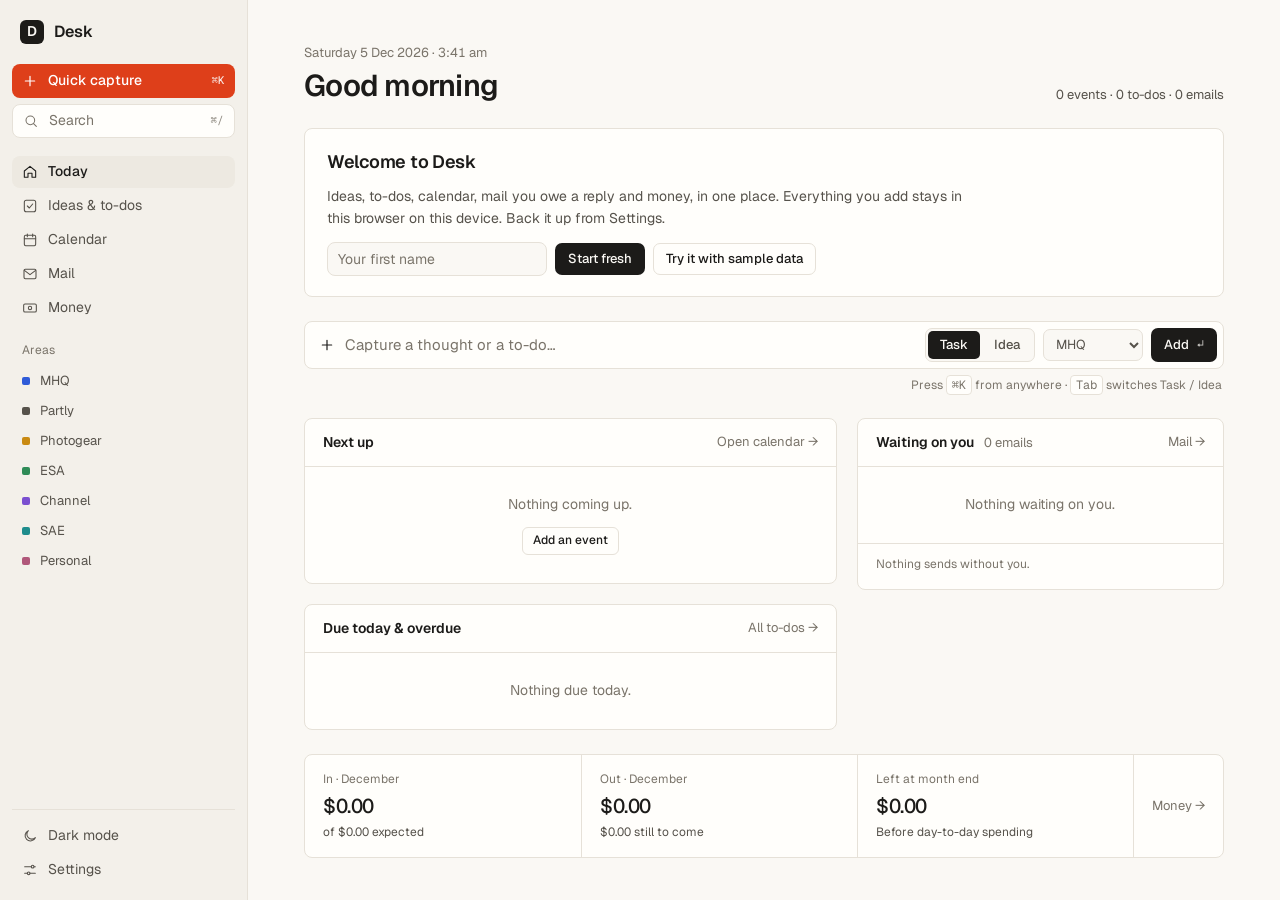
<file: desk/index.html>
<!DOCTYPE html>
<html lang="en-NZ" data-theme="light" data-accent="Vermilion">
<head>
<meta charset="UTF-8">
<meta name="viewport" content="width=device-width, initial-scale=1, viewport-fit=cover">
<meta name="robots" content="noindex, nofollow">
<meta name="description" content="Desk: ideas, to-dos, calendar, mail and money in one calm place.">
<meta name="theme-color" content="#FAF8F4">
<meta name="apple-mobile-web-app-capable" content="yes">
<meta name="mobile-web-app-capable" content="yes">
<meta name="apple-mobile-web-app-status-bar-style" content="default">
<meta name="apple-mobile-web-app-title" content="Desk">
<title>Desk</title>
<link rel="manifest" href="manifest.webmanifest">
<link rel="icon" href="icon.svg" type="image/svg+xml">
<link rel="apple-touch-icon" href="apple-touch-icon.png">
<link rel="preconnect" href="https://fonts.googleapis.com">
<link rel="preconnect" href="https://fonts.gstatic.com" crossorigin>
<link href="https://fonts.googleapis.com/css2?family=Geist:wght@400;500;600&family=Geist+Mono:wght@400;500&display=swap" rel="stylesheet">
<link rel="stylesheet" href="app.css">
<script>
  // Set the theme before first paint so dark mode doesn't flash.
  try {
    var s = JSON.parse(localStorage.getItem('desk.v1') || '{}');
    var dark = s.theme === 'dark' || ((!s.theme || s.theme === 'system') && matchMedia('(prefers-color-scheme: dark)').matches);
    document.documentElement.dataset.theme = dark ? 'dark' : 'light';
    if (s.accent) document.documentElement.dataset.accent = s.accent;
  } catch (e) {}
</script>
</head>
<body>
<div id="app"></div>
<div id="modal"></div>
<div id="toast"></div>
<noscript>Desk needs JavaScript turned on.</noscript>
<script src="app.js"></script>
</body>
</html>
</file>
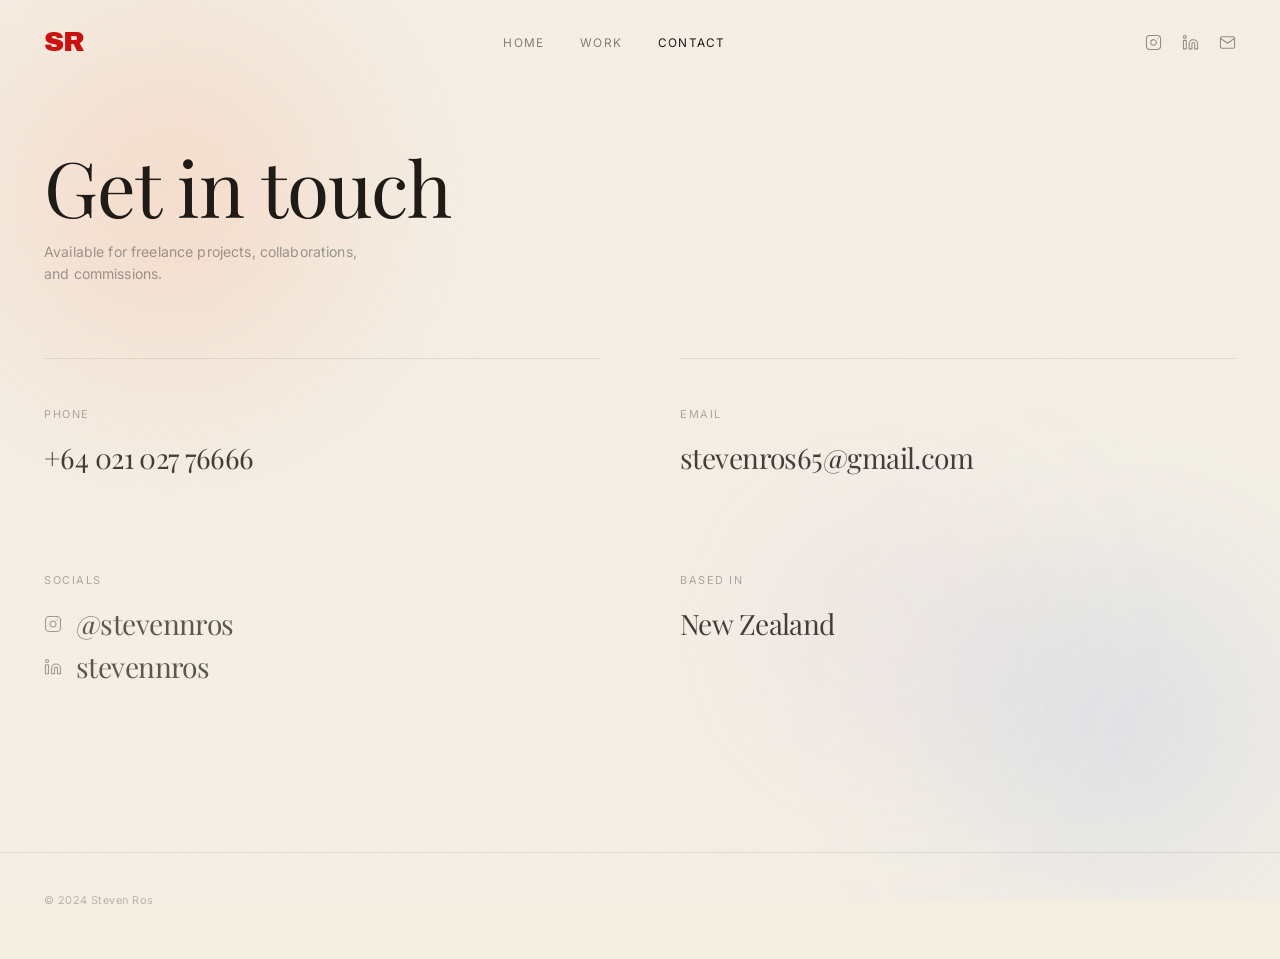
<file: contact.html>
<!DOCTYPE html>
<html lang="en">
<head>
    <meta charset="UTF-8">
    <meta name="viewport" content="width=device-width, initial-scale=1.0">
    <title>Contact — Steven Ros</title>
    <link href="https://fonts.googleapis.com/css2?family=Archivo+Black&family=Playfair+Display:ital,wght@0,400;0,500;1,400&family=Inter:wght@300;400&display=swap" rel="stylesheet">
    <style>
        *, *::before, *::after { margin: 0; padding: 0; box-sizing: border-box; }

        html {
            background: #F3EDE2;
            scroll-behavior: smooth;
        }

        body {
            background: #F3EDE2;
            overflow-x: hidden;
            min-height: 100vh;
        }

        /* =============================================
           GRAIN OVERLAY
        ============================================= */
        #grain {
            position: fixed; inset: 0;
            z-index: 60;
            pointer-events: none;
            mix-blend-mode: overlay;
            opacity: 0.45;
            background-image: url("data:image/svg+xml,%3Csvg xmlns='http://www.w3.org/2000/svg' width='200' height='200'%3E%3Cfilter id='g'%3E%3CfeTurbulence type='fractalNoise' baseFrequency='0.75' numOctaves='4' stitchTiles='stitch'/%3E%3C/filter%3E%3Crect width='200' height='200' filter='url(%23g)'/%3E%3C/svg%3E");
            background-size: 200px 200px;
            background-repeat: repeat;
        }

        /* =============================================
           BACKGROUND BLOBS
        ============================================= */
        #bg {
            position: fixed; inset: 0;
            background: #F3EDE2;
            z-index: 0;
            overflow: hidden;
            pointer-events: none;
        }

        .blob {
            position: absolute;
            border-radius: 50%;
            filter: blur(90px);
            opacity: 0;
            animation: bIn 2s cubic-bezier(.22,1,.36,1) forwards;
        }

        .b1 {
            width: 60vmin; height: 60vmin;
            top: -8%; left: -8%;
            background: radial-gradient(circle, rgba(250,90,30,0.22) 0%, transparent 65%);
            animation-delay: 0.1s;
            transform: scale(0.3);
        }
        .b2 {
            width: 50vmin; height: 50vmin;
            bottom: -5%; right: -5%;
            background: radial-gradient(circle, rgba(40,110,235,0.20) 0%, transparent 65%);
            animation-delay: 0.25s;
            transform: scale(0.3);
        }
        .b3 {
            width: 40vmin; height: 40vmin;
            top: 50%; left: 55%;
            background: radial-gradient(circle, rgba(160,120,220,0.15) 0%, transparent 65%);
            animation-delay: 0.15s;
            transform: scale(0.3);
        }

        @keyframes bIn {
            to { opacity: 1; transform: scale(1); }
        }

        /* =============================================
           NAVIGATION
        ============================================= */
        nav {
            position: fixed; top: 0; left: 0; right: 0;
            z-index: 200;
            padding: 28px 44px;
            display: flex;
            justify-content: space-between;
            align-items: center;
        }

        .logo {
            font-family: 'Archivo Black', sans-serif;
            font-size: 1.75rem;
            color: #CC1111;
            text-decoration: none;
            letter-spacing: -0.04em;
            line-height: 1;
            transition: opacity 0.2s;
        }
        .logo:hover { opacity: 0.8; }

        .nav-links { list-style: none; display: flex; gap: 36px; align-items: center; }

        .nav-links a {
            font-family: 'Inter', sans-serif;
            font-size: 0.74rem;
            font-weight: 400;
            letter-spacing: 0.10em;
            text-transform: uppercase;
            color: #1C1814;
            text-decoration: none;
            opacity: 0.52;
            transition: opacity 0.22s ease;
        }
        .nav-links a:hover, .nav-links a.active { opacity: 1; }

        .nav-social {
            display: flex;
            gap: 20px;
            align-items: center;
        }
        .nav-social a {
            display: flex;
            align-items: center;
            color: #1C1814;
            opacity: 0.45;
            transition: opacity 0.22s ease;
            text-decoration: none;
        }
        .nav-social a:hover { opacity: 1; }
        .nav-social svg { width: 17px; height: 17px; }

        /* =============================================
           PAGE HEADER
        ============================================= */
        .page-header {
            position: relative;
            z-index: 10;
            padding: 148px 44px 72px;
        }

        .page-title {
            font-family: 'Playfair Display', serif;
            font-size: clamp(2.8rem, 6vw, 5rem);
            font-weight: 400;
            color: #1C1814;
            letter-spacing: -0.015em;
            line-height: 1;
            opacity: 0;
            animation: slideUpFull 0.8s cubic-bezier(.22,1,.36,1) 0.2s forwards;
        }

        .page-subtitle {
            font-family: 'Inter', sans-serif;
            font-size: 0.88rem;
            font-weight: 400;
            color: #1C1814;
            opacity: 0;
            letter-spacing: 0.01em;
            line-height: 1.6;
            margin-top: 16px;
            max-width: 340px;
            animation: slideUp 0.8s cubic-bezier(.22,1,.36,1) 0.35s forwards;
        }

        @keyframes slideUp {
            from { opacity: 0; transform: translateY(16px); }
            to   { opacity: 0.45; transform: translateY(0); }
        }
        @keyframes slideUpFull {
            from { opacity: 0; transform: translateY(16px); }
            to   { opacity: 1; transform: translateY(0); }
        }

        /* =============================================
           CONTACT GRID
        ============================================= */
        .contact-section {
            position: relative;
            z-index: 10;
            padding: 0 44px 120px;
            display: grid;
            grid-template-columns: 1fr 1fr;
            gap: 2px;
        }

        /* ---- Contact Block ---- */
        .contact-block {
            padding: 48px 0;
            border-top: 1px solid rgba(28,24,20,0.10);
            opacity: 0;
            animation: slideUpFull 0.7s cubic-bezier(.22,1,.36,1) forwards;
        }

        .contact-block:nth-child(1) { animation-delay: 0.30s; }
        .contact-block:nth-child(2) { animation-delay: 0.38s; }
        .contact-block:nth-child(3) { animation-delay: 0.46s; border-top: none; }
        .contact-block:nth-child(4) { animation-delay: 0.54s; border-top: none; }

        .block-label {
            font-family: 'Inter', sans-serif;
            font-size: 0.68rem;
            font-weight: 400;
            letter-spacing: 0.14em;
            text-transform: uppercase;
            color: #1C1814;
            opacity: 0.38;
            margin-bottom: 20px;
        }

        .block-link {
            display: block;
            font-family: 'Playfair Display', serif;
            font-size: clamp(1.4rem, 2.2vw, 2rem);
            font-weight: 400;
            color: #1C1814;
            text-decoration: none;
            letter-spacing: -0.02em;
            line-height: 1.2;
            transition: color 0.22s ease, opacity 0.22s ease;
            opacity: 0.85;
        }
        .block-link:hover { color: #CC1111; opacity: 1; }

        .block-link + .block-link { margin-top: 10px; }

        .block-value {
            font-family: 'Playfair Display', serif;
            font-size: clamp(1.4rem, 2.2vw, 2rem);
            font-weight: 400;
            color: #1C1814;
            letter-spacing: -0.02em;
            line-height: 1.2;
            opacity: 0.85;
        }

        /* Social list */
        .social-list {
            display: flex;
            flex-direction: column;
            gap: 10px;
        }

        .social-item {
            display: flex;
            align-items: center;
            gap: 14px;
            text-decoration: none;
            color: #1C1814;
            opacity: 0.75;
            transition: opacity 0.22s ease;
        }
        .social-item:hover { opacity: 1; }

        .social-item svg {
            width: 18px; height: 18px;
            flex-shrink: 0;
            opacity: 0.6;
        }

        .social-handle {
            font-family: 'Playfair Display', serif;
            font-size: clamp(1.4rem, 2.2vw, 2rem);
            font-weight: 400;
            letter-spacing: -0.02em;
            line-height: 1.2;
        }

        /* =============================================
           DIVIDER LINE between col 1 and col 2
        ============================================= */
        .contact-section {
            column-gap: 80px;
        }

        /* =============================================
           FOOTER
        ============================================= */
        footer {
            position: relative;
            z-index: 10;
            padding: 40px 44px 52px;
            border-top: 1px solid rgba(28,24,20,0.10);
            display: flex;
            justify-content: space-between;
            align-items: center;
        }

        .footer-copy {
            font-family: 'Inter', sans-serif;
            font-size: 0.68rem;
            color: #1C1814;
            opacity: 0.28;
            letter-spacing: 0.04em;
        }

        /* =============================================
           REDUCED MOTION
        ============================================= */
        @media (prefers-reduced-motion: reduce) {
            *, *::before, *::after {
                animation-duration: 0.001ms !important;
                animation-delay: 0ms !important;
                animation-iteration-count: 1 !important;
                transition-duration: 0.001ms !important;
            }
        }
    </style>
</head>
<body>

<div id="grain"></div>

<div id="bg">
    <div class="blob b1"></div>
    <div class="blob b2"></div>
    <div class="blob b3"></div>
</div>

<nav>
    <a href="index.html" class="logo">SR</a>
    <ul class="nav-links">
        <li><a href="index.html">Home</a></li>
        <li><a href="work.html">Work</a></li>
        <li><a href="contact.html" class="active">Contact</a></li>
    </ul>
    <div class="nav-social">
        <a href="https://instagram.com/stevennros" target="_blank" aria-label="Instagram">
            <svg viewBox="0 0 24 24" fill="none" stroke="currentColor" stroke-width="1.5" stroke-linecap="round" stroke-linejoin="round">
                <rect x="2" y="2" width="20" height="20" rx="5" ry="5"/>
                <path d="M16 11.37A4 4 0 1 1 12.63 8 4 4 0 0 1 16 11.37z"/>
                <line x1="17.5" y1="6.5" x2="17.51" y2="6.5"/>
            </svg>
        </a>
        <a href="https://linkedin.com/in/stevennros" target="_blank" aria-label="LinkedIn">
            <svg viewBox="0 0 24 24" fill="none" stroke="currentColor" stroke-width="1.5" stroke-linecap="round" stroke-linejoin="round">
                <path d="M16 8a6 6 0 0 1 6 6v7h-4v-7a2 2 0 0 0-2-2 2 2 0 0 0-2 2v7h-4v-7a6 6 0 0 1 6-6z"/>
                <rect x="2" y="9" width="4" height="12"/>
                <circle cx="4" cy="4" r="2"/>
            </svg>
        </a>
        <a href="mailto:stevenros65@gmail.com" aria-label="Email">
            <svg viewBox="0 0 24 24" fill="none" stroke="currentColor" stroke-width="1.5" stroke-linecap="round" stroke-linejoin="round">
                <path d="M4 4h16c1.1 0 2 .9 2 2v12c0 1.1-.9 2-2 2H4c-1.1 0-2-.9-2-2V6c0-1.1.9-2 2-2z"/>
                <polyline points="22,6 12,13 2,6"/>
            </svg>
        </a>
    </div>
</nav>

<header class="page-header">
    <h1 class="page-title">Get in touch</h1>
    <p class="page-subtitle">Available for freelance projects, collaborations, and commissions.</p>
</header>

<section class="contact-section">

    <!-- Phone -->
    <div class="contact-block">
        <div class="block-label">Phone</div>
        <a class="block-link" href="tel:+6402102776666">+64 021 027 76666</a>
    </div>

    <!-- Email -->
    <div class="contact-block">
        <div class="block-label">Email</div>
        <a class="block-link" href="mailto:stevenros65@gmail.com">stevenros65@gmail.com</a>
    </div>

    <!-- Socials -->
    <div class="contact-block">
        <div class="block-label">Socials</div>
        <div class="social-list">
            <a class="social-item" href="https://instagram.com/stevennros" target="_blank">
                <svg viewBox="0 0 24 24" fill="none" stroke="currentColor" stroke-width="1.5" stroke-linecap="round" stroke-linejoin="round">
                    <rect x="2" y="2" width="20" height="20" rx="5" ry="5"/>
                    <path d="M16 11.37A4 4 0 1 1 12.63 8 4 4 0 0 1 16 11.37z"/>
                    <line x1="17.5" y1="6.5" x2="17.51" y2="6.5"/>
                </svg>
                <span class="social-handle">@stevennros</span>
            </a>
            <a class="social-item" href="https://linkedin.com/in/stevennros" target="_blank">
                <svg viewBox="0 0 24 24" fill="none" stroke="currentColor" stroke-width="1.5" stroke-linecap="round" stroke-linejoin="round">
                    <path d="M16 8a6 6 0 0 1 6 6v7h-4v-7a2 2 0 0 0-2-2 2 2 0 0 0-2 2v7h-4v-7a6 6 0 0 1 6-6z"/>
                    <rect x="2" y="9" width="4" height="12"/>
                    <circle cx="4" cy="4" r="2"/>
                </svg>
                <span class="social-handle">stevennros</span>
            </a>
        </div>
    </div>

    <!-- Based -->
    <div class="contact-block">
        <div class="block-label">Based in</div>
        <span class="block-value">New Zealand</span>
    </div>

</section>

<footer>
    <span class="footer-copy">© 2024 Steven Ros</span>
</footer>

<script>
/* Mark that the visitor has entered the site this session (Home uses this to skip its intro) */
try { sessionStorage.setItem('sr_visited', '1'); } catch (e) {}

/* ---- ANIMATED GRAIN ---- */
const grain = document.getElementById('grain');
if (!matchMedia('(prefers-reduced-motion: reduce)').matches) {
    setInterval(() => {
        grain.style.backgroundPosition =
            (Math.random() * 200 | 0) + 'px ' + (Math.random() * 200 | 0) + 'px';
    }, 80);
}
</script>

</body>
</html>
</file>
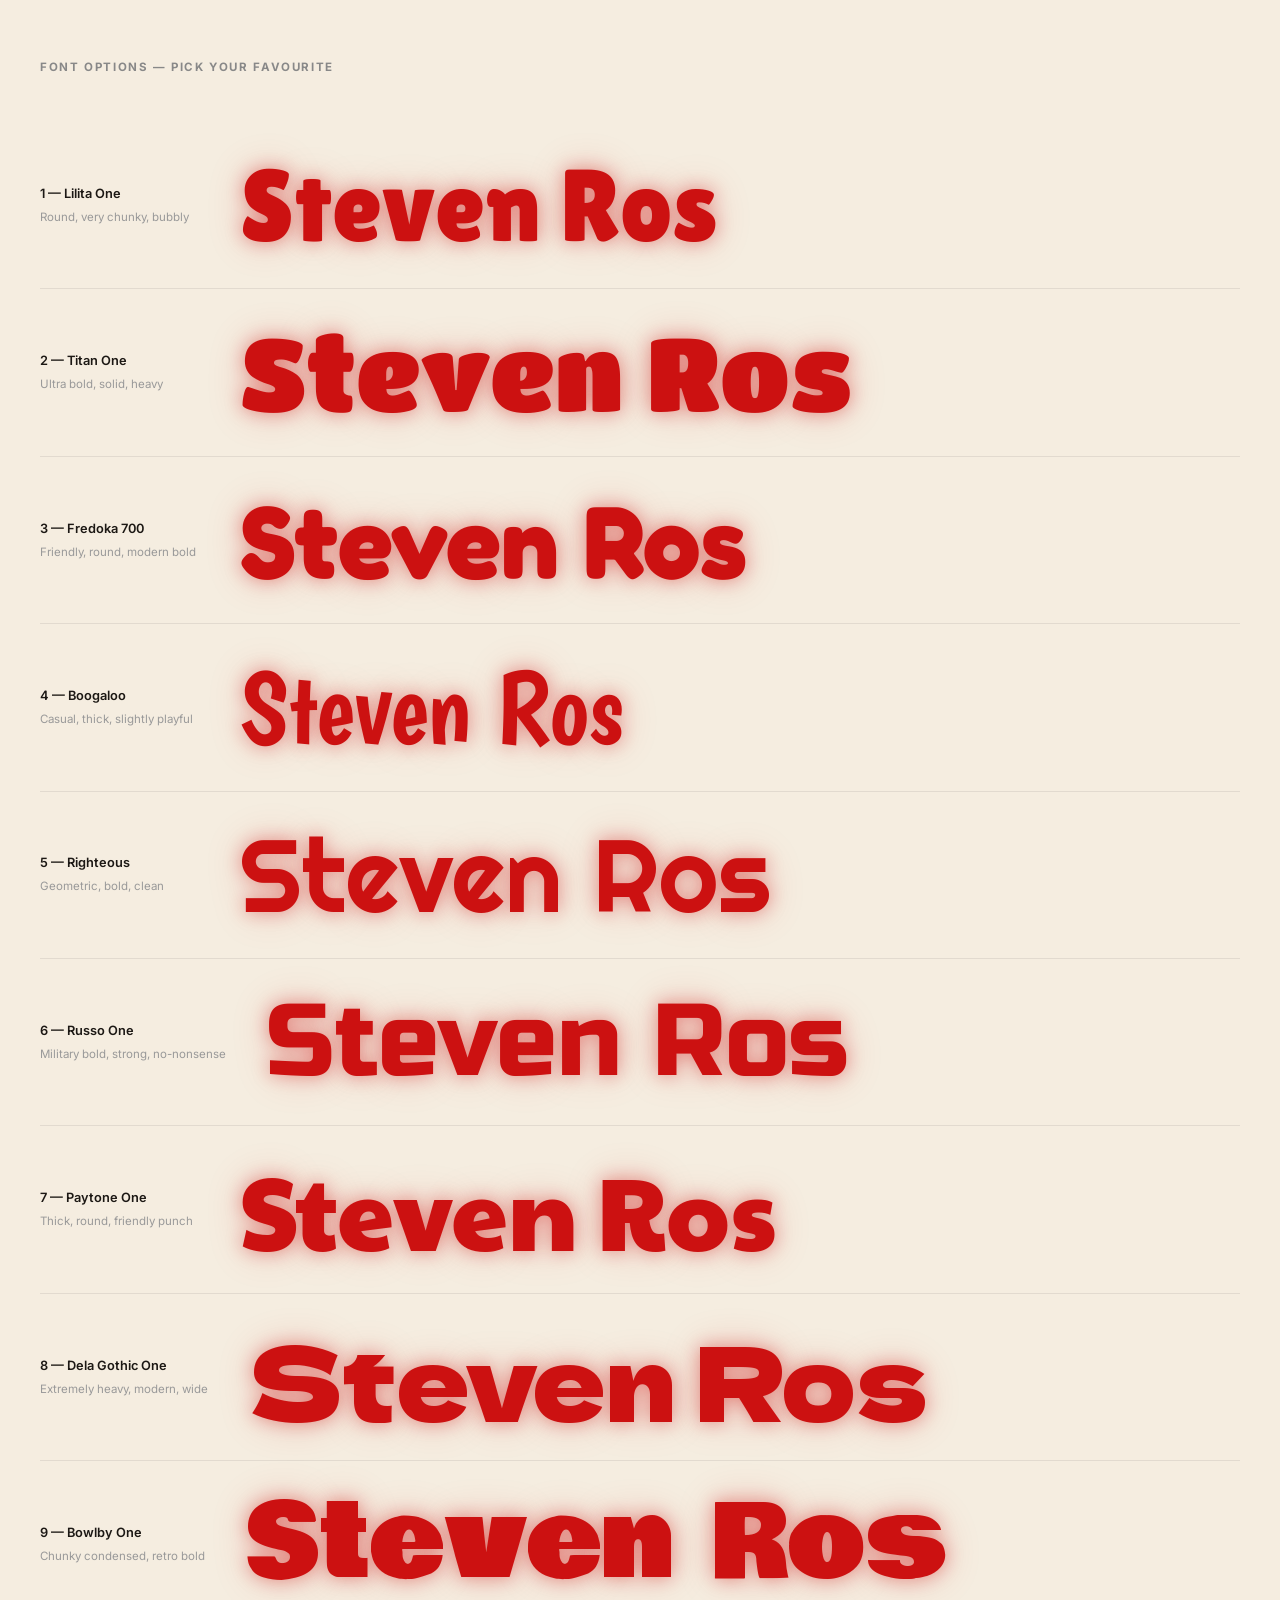
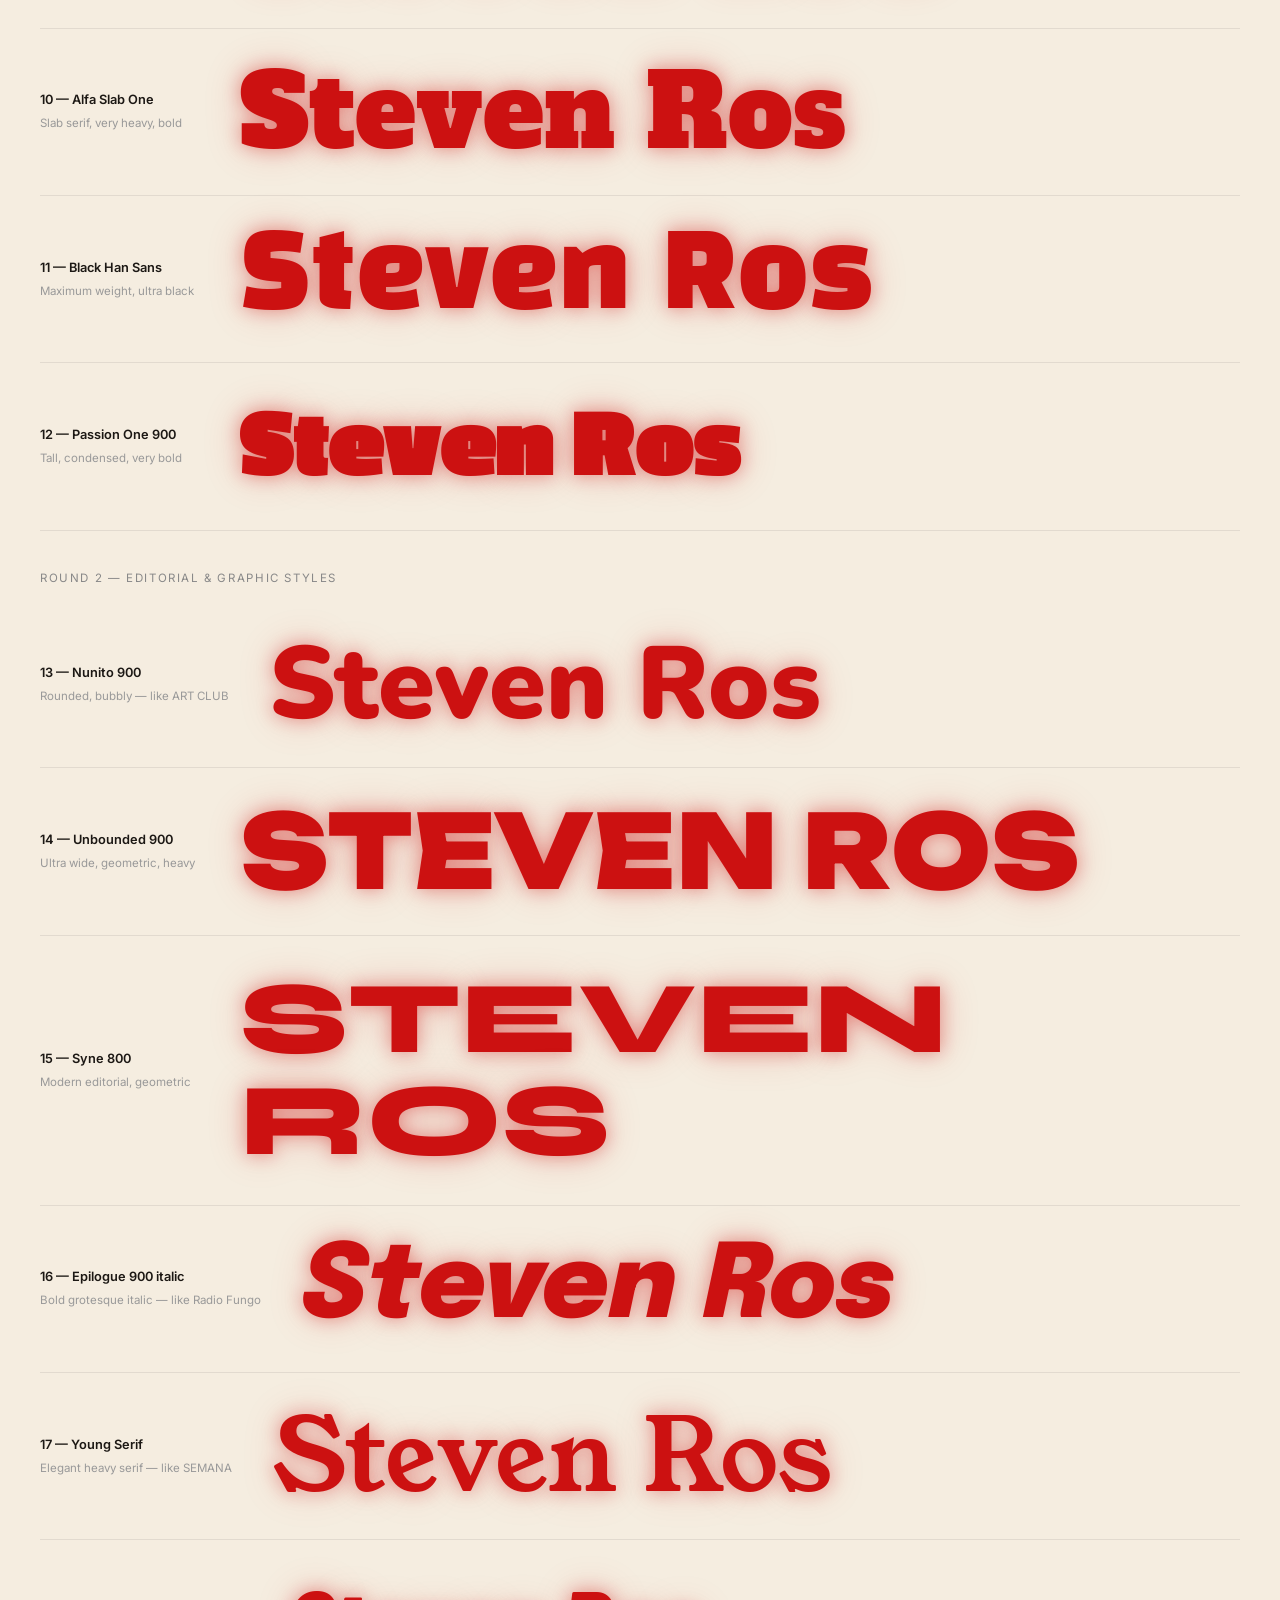
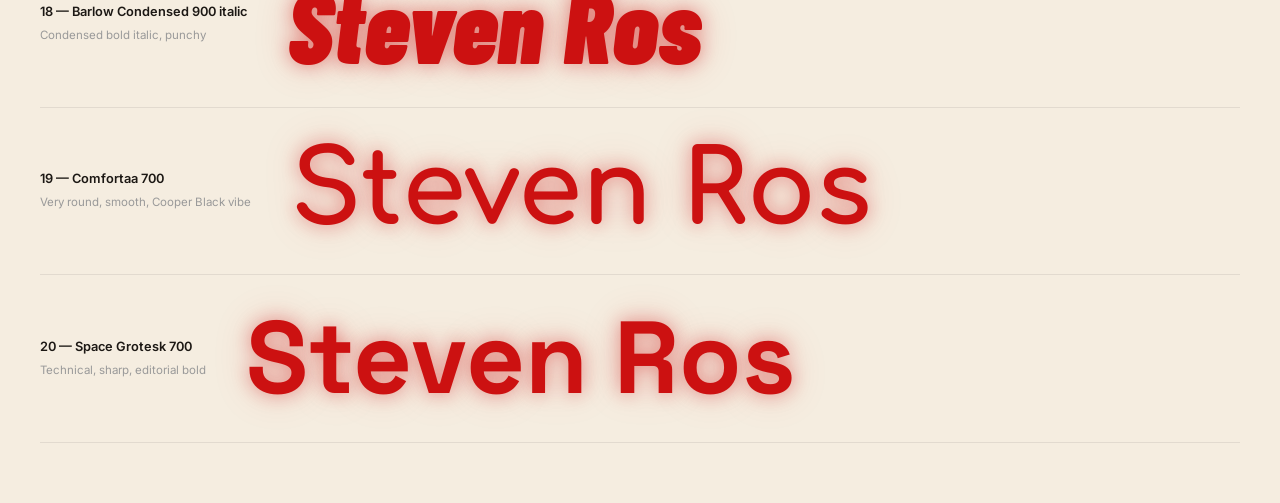
<file: font-preview.html>
<!DOCTYPE html>
<html lang="en">
<head>
    <meta charset="UTF-8">
    <meta name="viewport" content="width=device-width, initial-scale=1.0">
    <title>Font Options — Steven Ros</title>
    <link href="https://fonts.googleapis.com/css2?family=Lilita+One&family=Titan+One&family=Fredoka:wght@700&family=Boogaloo&family=Righteous&family=Russo+One&family=Paytone+One&family=Dela+Gothic+One&family=Bowlby+One&family=Alfa+Slab+One&family=Black+Han+Sans&family=Passion+One:wght@900&family=Nunito:wght@900&family=Unbounded:wght@900&family=Syne:wght@800&family=Epilogue:ital,wght@1,900&family=Young+Serif&family=Barlow+Condensed:ital,wght@1,900&family=Comfortaa:wght@700&family=Space+Grotesk:wght@700&family=Inter:wght@400&display=swap" rel="stylesheet">
    <style>
        *, *::before, *::after { margin: 0; padding: 0; box-sizing: border-box; }

        body {
            background: #F5EDE0;
            font-family: 'Inter', sans-serif;
            padding: 60px 40px;
        }

        h2 {
            font-size: 0.72rem;
            letter-spacing: 0.14em;
            text-transform: uppercase;
            color: #888;
            margin-bottom: 48px;
        }

        .option {
            display: flex;
            align-items: center;
            border-bottom: 1px solid rgba(0,0,0,0.08);
            padding: 32px 0;
            gap: 40px;
        }

        .label {
            min-width: 160px;
        }

        .label strong {
            display: block;
            font-size: 0.8rem;
            font-weight: 600;
            color: #1C1814;
            margin-bottom: 4px;
        }

        .label span {
            font-size: 0.72rem;
            color: #999;
        }

        .name {
            font-size: clamp(2.8rem, 8vw, 7rem);
            color: #CC1111;
            line-height: 1;
            text-shadow:
                0 0 18px rgba(204,17,17,0.4),
                0 0 40px rgba(204,17,17,0.2);
        }

        .f1  { font-family: 'Lilita One', sans-serif; }
        .f2  { font-family: 'Titan One', sans-serif; }
        .f3  { font-family: 'Fredoka', sans-serif; font-weight: 700; }
        .f4  { font-family: 'Boogaloo', sans-serif; }
        .f5  { font-family: 'Righteous', sans-serif; }
        .f6  { font-family: 'Russo One', sans-serif; }
        .f7  { font-family: 'Paytone One', sans-serif; }
        .f8  { font-family: 'Dela Gothic One', sans-serif; }
        .f9  { font-family: 'Bowlby One', sans-serif; }
        .f10 { font-family: 'Alfa Slab One', serif; }
        .f11 { font-family: 'Black Han Sans', sans-serif; }
        .f12 { font-family: 'Passion One', sans-serif; font-weight: 900; }
        /* Round 2 */
        .f13 { font-family: 'Nunito', sans-serif; font-weight: 900; }
        .f14 { font-family: 'Unbounded', sans-serif; font-weight: 900; }
        .f15 { font-family: 'Syne', sans-serif; font-weight: 800; }
        .f16 { font-family: 'Epilogue', sans-serif; font-weight: 900; font-style: italic; }
        .f17 { font-family: 'Young Serif', serif; }
        .f18 { font-family: 'Barlow Condensed', sans-serif; font-weight: 900; font-style: italic; }
        .f19 { font-family: 'Comfortaa', sans-serif; font-weight: 700; }
        .f20 { font-family: 'Space Grotesk', sans-serif; font-weight: 700; }
    </style>
</head>
<body>

<h2>Font options — pick your favourite</h2>

<div class="option">
    <div class="label">
        <strong>1 — Lilita One</strong>
        <span>Round, very chunky, bubbly</span>
    </div>
    <div class="name f1">Steven Ros</div>
</div>

<div class="option">
    <div class="label">
        <strong>2 — Titan One</strong>
        <span>Ultra bold, solid, heavy</span>
    </div>
    <div class="name f2">Steven Ros</div>
</div>

<div class="option">
    <div class="label">
        <strong>3 — Fredoka 700</strong>
        <span>Friendly, round, modern bold</span>
    </div>
    <div class="name f3">Steven Ros</div>
</div>

<div class="option">
    <div class="label">
        <strong>4 — Boogaloo</strong>
        <span>Casual, thick, slightly playful</span>
    </div>
    <div class="name f4">Steven Ros</div>
</div>

<div class="option">
    <div class="label">
        <strong>5 — Righteous</strong>
        <span>Geometric, bold, clean</span>
    </div>
    <div class="name f5">Steven Ros</div>
</div>

<div class="option">
    <div class="label">
        <strong>6 — Russo One</strong>
        <span>Military bold, strong, no-nonsense</span>
    </div>
    <div class="name f6">Steven Ros</div>
</div>


<div class="option">
    <div class="label">
        <strong>7 — Paytone One</strong>
        <span>Thick, round, friendly punch</span>
    </div>
    <div class="name f7">Steven Ros</div>
</div>

<div class="option">
    <div class="label">
        <strong>8 — Dela Gothic One</strong>
        <span>Extremely heavy, modern, wide</span>
    </div>
    <div class="name f8">Steven Ros</div>
</div>

<div class="option">
    <div class="label">
        <strong>9 — Bowlby One</strong>
        <span>Chunky condensed, retro bold</span>
    </div>
    <div class="name f9">Steven Ros</div>
</div>

<div class="option">
    <div class="label">
        <strong>10 — Alfa Slab One</strong>
        <span>Slab serif, very heavy, bold</span>
    </div>
    <div class="name f10">Steven Ros</div>
</div>

<div class="option">
    <div class="label">
        <strong>11 — Black Han Sans</strong>
        <span>Maximum weight, ultra black</span>
    </div>
    <div class="name f11">Steven Ros</div>
</div>

<div class="option">
    <div class="label">
        <strong>12 — Passion One 900</strong>
        <span>Tall, condensed, very bold</span>
    </div>
    <div class="name f12">Steven Ros</div>
</div>

<div style="padding: 40px 0 16px; font-size:0.72rem; letter-spacing:0.14em; text-transform:uppercase; color:#888;">Round 2 — editorial &amp; graphic styles</div>

<div class="option">
    <div class="label">
        <strong>13 — Nunito 900</strong>
        <span>Rounded, bubbly — like ART CLUB</span>
    </div>
    <div class="name f13">Steven Ros</div>
</div>

<div class="option">
    <div class="label">
        <strong>14 — Unbounded 900</strong>
        <span>Ultra wide, geometric, heavy</span>
    </div>
    <div class="name f14" style="text-transform:uppercase">Steven Ros</div>
</div>

<div class="option">
    <div class="label">
        <strong>15 — Syne 800</strong>
        <span>Modern editorial, geometric</span>
    </div>
    <div class="name f15" style="text-transform:uppercase">Steven Ros</div>
</div>

<div class="option">
    <div class="label">
        <strong>16 — Epilogue 900 italic</strong>
        <span>Bold grotesque italic — like Radio Fungo</span>
    </div>
    <div class="name f16">Steven Ros</div>
</div>

<div class="option">
    <div class="label">
        <strong>17 — Young Serif</strong>
        <span>Elegant heavy serif — like SEMANA</span>
    </div>
    <div class="name f17">Steven Ros</div>
</div>

<div class="option">
    <div class="label">
        <strong>18 — Barlow Condensed 900 italic</strong>
        <span>Condensed bold italic, punchy</span>
    </div>
    <div class="name f18">Steven Ros</div>
</div>

<div class="option">
    <div class="label">
        <strong>19 — Comfortaa 700</strong>
        <span>Very round, smooth, Cooper Black vibe</span>
    </div>
    <div class="name f19">Steven Ros</div>
</div>

<div class="option">
    <div class="label">
        <strong>20 — Space Grotesk 700</strong>
        <span>Technical, sharp, editorial bold</span>
    </div>
    <div class="name f20">Steven Ros</div>
</div>

</body>
</html>
</file>
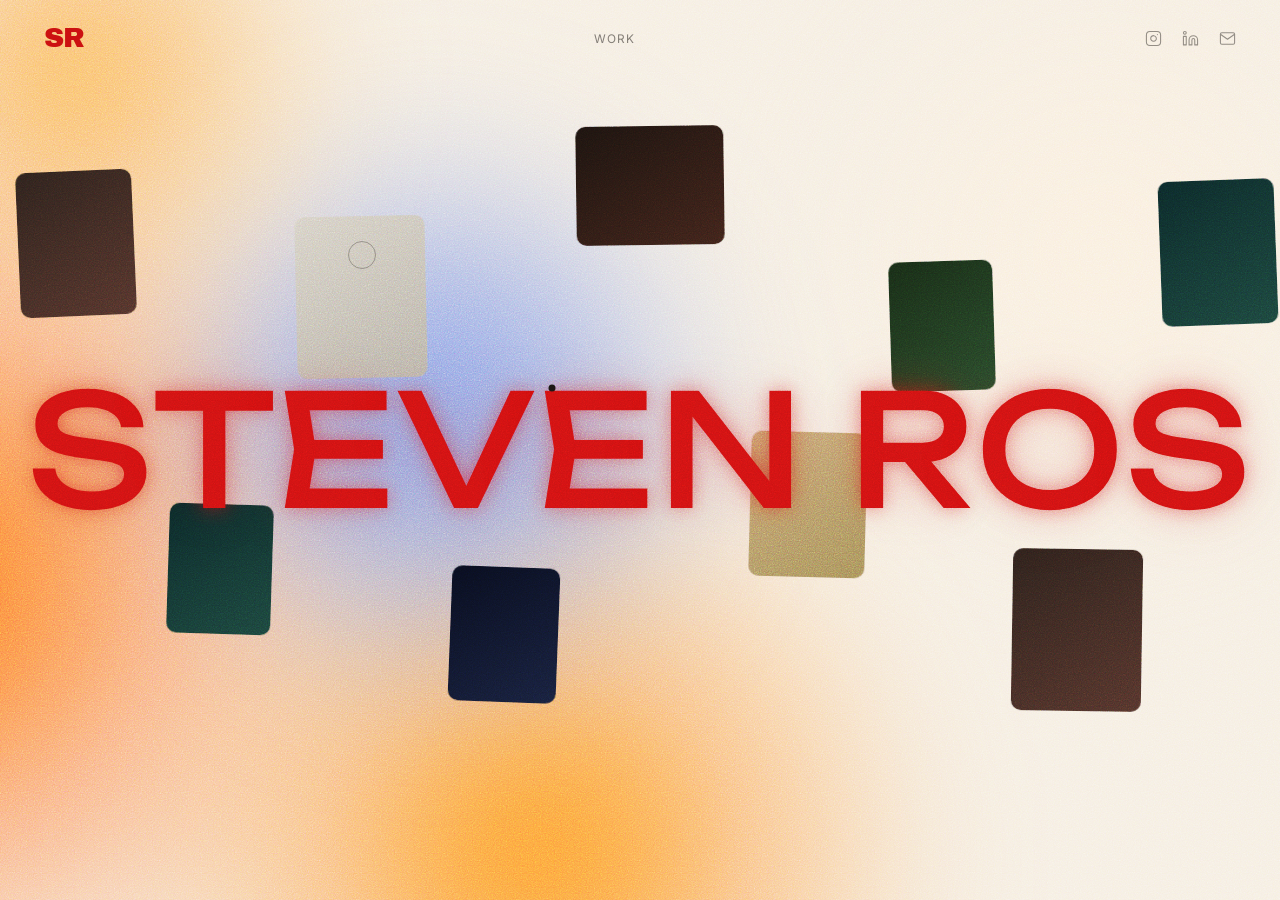
<file: index-f14.html>
<!DOCTYPE html>
<html lang="en">
<head>
    <meta charset="UTF-8">
    <meta name="viewport" content="width=device-width, initial-scale=1.0">
    <title>Steven Ros</title>
    <link href="https://fonts.googleapis.com/css2?family=Unbounded:wght@900&family=Big+Shoulders+Display:wght@900&family=Bodoni+Moda:opsz,wght@6..96,400;6..96,700&family=Bebas+Neue&family=Abril+Fatface&family=Archivo+Black&family=Playfair+Display:ital,wght@0,400;0,500;1,400&family=Inter:wght@300;400&display=swap" rel="stylesheet">
    <style>
        *, *::before, *::after { margin: 0; padding: 0; box-sizing: border-box; }

        html, body {
            width: 100%; height: 100%;
            overflow: hidden;
            cursor: none;
            background: #F5EDE0;
        }

        /* =============================================
           GRAIN
        ============================================= */
        #grain {
            position: fixed; inset: 0;
            z-index: 60; pointer-events: none;
            mix-blend-mode: overlay; opacity: 0.78;
            background-image: url("data:image/svg+xml,%3Csvg xmlns='http://www.w3.org/2000/svg' width='160' height='160'%3E%3Cfilter id='g'%3E%3CfeTurbulence type='fractalNoise' baseFrequency='0.85' numOctaves='4' stitchTiles='stitch'/%3E%3C/filter%3E%3Crect width='160' height='160' filter='url(%23g)'/%3E%3C/svg%3E");
            background-size: 160px 160px; background-repeat: repeat;
        }

        /* =============================================
           GRADIENT BLOBS
        ============================================= */
        #bg {
            position: fixed; inset: 0;
            background: #F5EDE0; z-index: 0; overflow: hidden;
        }
        .blob {
            position: absolute; border-radius: 50%;
            filter: blur(72px); opacity: 0;
            will-change: transform, opacity;
        }
        /* Orange flood — left edge */
        .b1 { width:120vmin; height:120vmin; top:65%; left:-8%; background:radial-gradient(circle,rgba(255,95,0,1.0) 0%,transparent 62%); animation:bIn 1.5s 0.00s cubic-bezier(.22,1,.36,1) forwards; transform:translate(-50%,-50%) scale(.08); }
        /* Orange flood — bottom centre */
        .b2 { width:100vmin; height:100vmin; top:95%; left:42%; background:radial-gradient(circle,rgba(255,130,0,.95) 0%,transparent 62%); animation:bIn 1.5s 0.10s cubic-bezier(.22,1,.36,1) forwards; transform:translate(-50%,-50%) scale(.08); }
        /* Vivid blue orb — centre */
        .b3 { width:75vmin;  height:75vmin;  top:46%; left:34%; background:radial-gradient(circle,rgba(90,125,230,.95) 0%,transparent 62%); animation:bIn 1.5s 0.20s cubic-bezier(.22,1,.36,1) forwards; transform:translate(-50%,-50%) scale(.08); }
        /* Bright amber — top left */
        .b4 { width:65vmin;  height:65vmin;  top:8%;  left:6%;  background:radial-gradient(circle,rgba(255,150,10,.80) 0%,transparent 62%); animation:bIn 1.5s 0.08s cubic-bezier(.22,1,.36,1) forwards; transform:translate(-50%,-50%) scale(.08); }
        /* Warm cream — right stays airy */
        .b5 { width:75vmin;  height:75vmin;  top:28%; left:86%; background:radial-gradient(circle,rgba(252,238,218,.85) 0%,transparent 62%); animation:bIn 1.5s 0.16s cubic-bezier(.22,1,.36,1) forwards; transform:translate(-50%,-50%) scale(.08); }
        @keyframes bIn { to { opacity:1; transform:translate(-50%,-50%) scale(1); } }

        /* =============================================
           NAVIGATION
        ============================================= */
        nav {
            position: fixed; top: 0; left: 0; right: 0;
            z-index: 200; padding: 24px 44px;
            display: flex; justify-content: space-between; align-items: center;
            opacity: 0; animation: fIn 0.7s 2.6s forwards;
        }

        /* ── CHUNKY RED LOGO ── */
        .logo {
            font-family: 'Archivo Black', sans-serif;
            font-size: 1.75rem;
            color: #CC1111;
            text-decoration: none;
            letter-spacing: -0.04em;
            line-height: 1;
            transition: opacity 0.2s;
        }
        .logo:hover { opacity: 0.8; }

        .nav-links { list-style: none; display: flex; gap: 36px; align-items: center; }
        .nav-links a {
            font-family: 'Inter', sans-serif; font-size: 0.74rem; font-weight: 400;
            letter-spacing: 0.10em; text-transform: uppercase;
            color: #1C1814; text-decoration: none;
            opacity: 0.52; transition: opacity 0.22s ease;
        }
        .nav-links a:hover { opacity: 1; }

        .nav-social { display: flex; gap: 20px; align-items: center; }
        .nav-social a {
            display: flex; align-items: center;
            color: #1C1814; opacity: 0.45;
            transition: opacity 0.22s; text-decoration: none;
        }
        .nav-social a:hover { opacity: 1; }
        .nav-social svg { width: 17px; height: 17px; }

        @keyframes fIn { to { opacity: 1; } }

        /* =============================================
           HERO
        ============================================= */
        .hero { position: relative; z-index: 10; width: 100vw; height: 100vh; }

        /* ── NAME — pinned to exact center ── */
        .name-wrap {
            position: absolute; top: 50%; left: 50%;
            transform: translate(-50%, -50%);
            z-index: 30; pointer-events: none;
        }
        .name {
            font-family: 'Unbounded', sans-serif; font-weight: 900;
            font-size: clamp(3.5rem, 12vw, 12rem);
            font-weight: 400;
            color: #CC1111;
            letter-spacing: 0.02em;
            white-space: nowrap;
            user-select: none;
            line-height: 1;
            text-transform: uppercase;
            -webkit-text-stroke: 2px #CC1111;
            text-shadow:
                0 0 18px rgba(204,17,17,0.55),
                0 0 40px rgba(204,17,17,0.28),
                0 0 80px rgba(204,17,17,0.14);
        }

        /* Per-letter slide-in */
        .l {
            display: inline-block;
            opacity: 0;
            animation: letterIn 0.28s cubic-bezier(0.22, 1, 0.36, 1) forwards;
        }
        .l-sp { display: inline-block; width: 0.28em; }

        @keyframes letterIn {
            from { opacity: 0; transform: translateX(-52px); }
            to   { opacity: 1; transform: translateX(0); }
        }

        /* =============================================
           SCATTERED CARDS — created entirely by JS
        ============================================= */
        #scatter {
            position: absolute; inset: 0;
            z-index: 20; overflow: hidden;
        }

        /* Shared card style */
        .sc {
            position: absolute;
            border-radius: 10px;
            overflow: hidden;
            will-change: left;
        }
        .sc img { width:100%; height:100%; object-fit:cover; display:block; pointer-events:none; }

        /* Placeholder tones */
        .ph1 { background: linear-gradient(150deg,#2A1F1A,#4D3028); }
        .ph2 { background: linear-gradient(150deg,#0B2626,#1A4038); }
        .ph3 { background: linear-gradient(150deg,#D2CCC0,#B2ACA0); }
        .ph4 { background: linear-gradient(150deg,#080C1C,#161E38); }
        .ph5 { background: linear-gradient(150deg,#1A120E,#3A2018); }
        .ph6 { background: linear-gradient(150deg,#C4A474,#9E8452); }
        .ph7 { background: linear-gradient(150deg,#162814,#264428); }

        /* =============================================
           CUSTOM CURSOR
        ============================================= */
        #cur  { position:fixed; width:7px; height:7px; background:#1C1814; border-radius:50%; pointer-events:none; z-index:9999; transform:translate(-50%,-50%); }
        #ring { position:fixed; width:28px; height:28px; border:1.5px solid rgba(28,24,20,.30); border-radius:50%; pointer-events:none; z-index:9998; transform:translate(-50%,-50%); transition:width .3s,height .3s; }
    </style>
</head>
<body>

<div id="cur"></div>
<div id="ring"></div>
<div id="grain"></div>

<div id="bg">
    <div class="blob b1"></div><div class="blob b2"></div>
    <div class="blob b3"></div><div class="blob b4"></div><div class="blob b5"></div>
</div>

<nav>
    <a href="index.html" class="logo">SR</a>
    <ul class="nav-links">
        <li><a href="work.html">Work</a></li>
    </ul>
    <div class="nav-social">
        <a href="https://instagram.com/stevennros" target="_blank" aria-label="Instagram">
            <svg viewBox="0 0 24 24" fill="none" stroke="currentColor" stroke-width="1.5" stroke-linecap="round" stroke-linejoin="round"><rect x="2" y="2" width="20" height="20" rx="5"/><path d="M16 11.37A4 4 0 1 1 12.63 8 4 4 0 0 1 16 11.37z"/><line x1="17.5" y1="6.5" x2="17.51" y2="6.5"/></svg>
        </a>
        <a href="https://linkedin.com/in/stevennros" target="_blank" aria-label="LinkedIn">
            <svg viewBox="0 0 24 24" fill="none" stroke="currentColor" stroke-width="1.5" stroke-linecap="round" stroke-linejoin="round"><path d="M16 8a6 6 0 0 1 6 6v7h-4v-7a2 2 0 0 0-4 0v7h-4v-7a6 6 0 0 1 6-6z"/><rect x="2" y="9" width="4" height="12"/><circle cx="4" cy="4" r="2"/></svg>
        </a>
        <a href="mailto:stevenros65@gmail.com" aria-label="Email">
            <svg viewBox="0 0 24 24" fill="none" stroke="currentColor" stroke-width="1.5" stroke-linecap="round" stroke-linejoin="round"><path d="M4 4h16c1.1 0 2 .9 2 2v12c0 1.1-.9 2-2 2H4c-1.1 0-2-.9-2-2V6c0-1.1.9-2 2-2z"/><polyline points="22,6 12,13 2,6"/></svg>
        </a>
    </div>
</nav>

<main class="hero">
    <div id="scatter"></div>
    <div class="name-wrap">
        <h1 class="name"><!--
            Each letter slides in from the left, 35ms apart, starting at 2.0s.
            .l-sp = space glyph (no animation needed).
        --><span class="l" style="animation-delay:2.000s">S</span><!--
        --><span class="l" style="animation-delay:2.035s">t</span><!--
        --><span class="l" style="animation-delay:2.070s">e</span><!--
        --><span class="l" style="animation-delay:2.105s">v</span><!--
        --><span class="l" style="animation-delay:2.140s">e</span><!--
        --><span class="l" style="animation-delay:2.175s">n</span><!--
        --><span class="l-sp"> </span><!--
        --><span class="l" style="animation-delay:2.210s">R</span><!--
        --><span class="l" style="animation-delay:2.245s">o</span><!--
        --><span class="l" style="animation-delay:2.280s">s</span></h1>
    </div>
</main>

<script>
/* ── CURSOR ── */
const cur = document.getElementById('cur'), ring = document.getElementById('ring');
let cx=0,cy=0,rx=0,ry=0,mx=innerWidth/2,my=innerHeight/2;
document.addEventListener('mousemove',e=>{mx=e.clientX;my=e.clientY;});
(function ct(){cx+=(mx-cx)*.18;cy+=(my-cy)*.18;rx+=(mx-rx)*.08;ry+=(my-ry)*.08;cur.style.left=cx+'px';cur.style.top=cy+'px';ring.style.left=rx+'px';ring.style.top=ry+'px';requestAnimationFrame(ct);})();

/* ── GRAIN ── */
const grain=document.getElementById('grain');
setInterval(()=>{grain.style.backgroundPosition=(Math.random()*200|0)+'px '+(Math.random()*200|0)+'px';},80);

/* ── SCATTERED FILM STRIP ──────────────────────────────────────────
   Cards have three depth layers (spd / z-index):
     Front  (spd ≈ 0.75)  — slow, on top       z:3
     Mid    (spd ≈ 1.00)  — normal              z:2
     Back   (spd ≈ 1.30)  — fast, underneath   z:1

   On scroll the wheel velocity is added to BASE_SPD and then
   multiplied per card by its depth spd, so back cards accelerate
   more visibly. Velocity decays slowly (DECAY = 0.92) so the ease
   out is long and satisfying.
──────────────────────────────────────────────────────────────────── */
(function filmStrip(){

    /* card definitions: x = left in the repeating set (px)
                         y = top as fraction of vh
                         spd: >1 = back (faster), <1 = front (slower)
                         zi:  z-index (3=top/front, 1=bottom/back)       */
    const DEFS = [
        { ph:'ph1', x:  18, y:.19, w:116, h:145, rot:-2.5, spd:0.78, zi:3 },
        { ph:'ph2', x: 168, y:.56, w:104, h:130, rot: 1.8, spd:1.32, zi:1 },
        { ph:'ph3', x: 296, y:.24, w:130, h:162, rot:-1.2, spd:0.95, zi:2 },
        { ph:'ph4', x: 450, y:.63, w:108, h:135, rot: 2.2, spd:1.22, zi:1 },
        { ph:'ph5', x: 576, y:.14, w:148, h:119, rot:-0.8, spd:0.72, zi:3 },
        { ph:'ph6', x: 750, y:.48, w:116, h:145, rot: 1.5, spd:1.08, zi:2 },
        { ph:'ph7', x: 890, y:.29, w:104, h:130, rot:-1.8, spd:0.88, zi:3 },
        { ph:'ph1', x:1012, y:.61, w:130, h:162, rot: 0.9, spd:1.28, zi:1 },
        { ph:'ph2', x:1160, y:.20, w:116, h:145, rot:-2.1, spd:0.75, zi:3 },
        { ph:'ph3', x:1300, y:.52, w:104, h:130, rot: 1.3, spd:1.18, zi:1 },
        { ph:'ph4', x:1430, y:.26, w:130, h:162, rot:-1.5, spd:0.92, zi:2 },
        { ph:'ph5', x:1585, y:.66, w:108, h:135, rot: 2.0, spd:1.12, zi:1 },
    ];
    const SET_W = 1780;           // width of one repeating set (px)
    const BASE_SPD   = 48;        // px / second baseline drift
    const DECAY      = 0.92;      // wheel velocity decay (lower = eases slower)
    const WHEEL_MUL  = 0.28;      // how much each scroll tick adds
    const WHEEL_MAX  = 280;       // max extra speed from scrolling
    const INTRO_MS   = 1350;
    const HOLD_MS    = 900;

    const VH = innerHeight;
    const scatter = document.getElementById('scatter');

    /* Build card elements */
    const cards = DEFS.map(d => {
        const el = document.createElement('div');
        el.className = 'sc ' + d.ph;
        el.style.cssText =
            `left:${d.x}px;top:${Math.round(d.y*VH)}px;` +
            `width:${d.w}px;height:${d.h}px;` +
            `transform:rotate(${d.rot}deg);z-index:${d.zi};`;
        scatter.appendChild(el);
        return { ...d, el, offsetX: 0 };
    });

    /* Scroll / wheel input */
    let wheelVel = 0;
    const addWheel = e => {
        if (phase !== 'scroll') return;
        wheelVel = Math.min(WHEEL_MAX, Math.max(-60, wheelVel + e.deltaY * WHEEL_MUL));
    };
    window.addEventListener('wheel',    addWheel, { passive:true });
    /* touch support */
    let lastTouchY = null;
    window.addEventListener('touchstart', e => { lastTouchY = e.touches[0].clientY; }, { passive:true });
    window.addEventListener('touchmove', e => {
        if (phase !== 'scroll' || lastTouchY === null) return;
        const dy = lastTouchY - e.touches[0].clientY;
        wheelVel = Math.min(WHEEL_MAX, Math.max(-60, wheelVel + dy * 1.2));
        lastTouchY = e.touches[0].clientY;
    }, { passive:true });

    /* Phase state */
    let phase = 'intro';
    let introStart = null, holdStart = null, lastTime = null;
    const START_X = innerWidth + 80;

    function easeOutExpo(t){ return t>=1 ? 1 : 1 - Math.pow(2,-10*t); }

    /* ── Main animation loop ── */
    (function frame(ts){
        if (!introStart) introStart = ts;
        const dt = lastTime ? Math.min(ts-lastTime, 50) : 16;
        lastTime = ts;

        if (phase === 'intro') {
            /* All cards slide in together */
            const t = Math.min((ts-introStart)/INTRO_MS, 1);
            const offset = START_X * (1 - easeOutExpo(t));
            cards.forEach(c => { c.el.style.left = (c.x + offset).toFixed(1)+'px'; });
            if (t >= 1) { phase='hold'; holdStart=ts; }

        } else if (phase === 'hold') {
            /* Freeze at natural positions while name fades in */
            cards.forEach(c => { c.el.style.left = c.x+'px'; });
            if (ts-holdStart >= HOLD_MS) phase='scroll';

        } else {
            /* ── SCROLL PHASE ──
               - Decay wheel velocity every frame (DECAY < 1 → slow ease-out)
               - Each card moves at (BASE_SPD + wheelVel) × its own depth spd
               - Back cards (spd>1) amplify the scroll boost more visibly    */
            wheelVel *= DECAY;
            const totalSpd = BASE_SPD + wheelVel;

            cards.forEach(c => {
                c.offsetX -= totalSpd * c.spd * (dt/1000);

                /* Seamless wrap */
                const absX = c.x + c.offsetX;
                if (absX + c.w < -10)          c.offsetX += SET_W;
                if (absX > innerWidth + 200)   c.offsetX -= SET_W;

                c.el.style.left = (c.x + c.offsetX).toFixed(2)+'px';
            });
        }

        requestAnimationFrame(frame);
    })();

})();
</script>
</body>
</html>
</file>
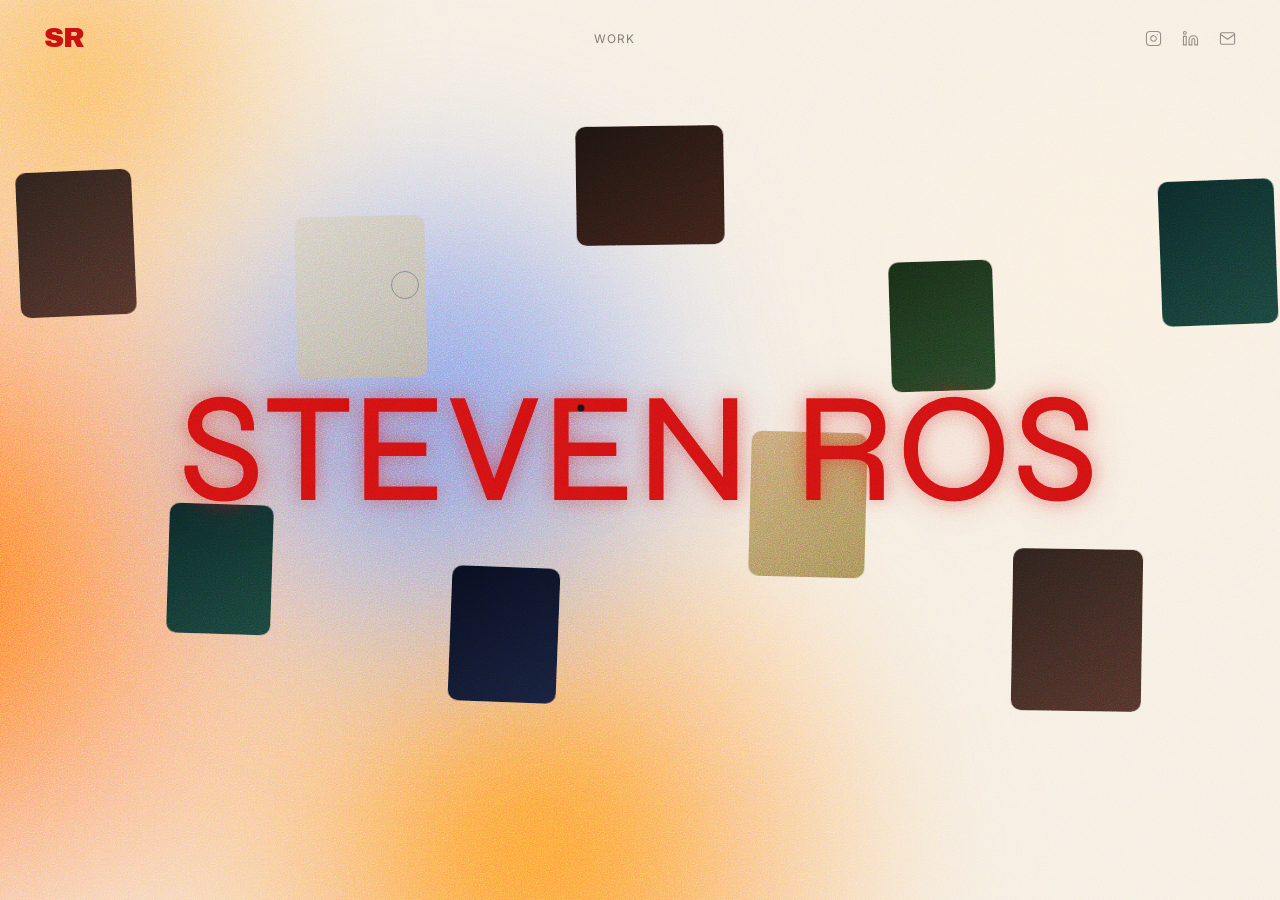
<file: index-f15.html>
<!DOCTYPE html>
<html lang="en">
<head>
    <meta charset="UTF-8">
    <meta name="viewport" content="width=device-width, initial-scale=1.0">
    <title>Steven Ros</title>
    <link href="https://fonts.googleapis.com/css2?family=Syne:wght@800&family=Big+Shoulders+Display:wght@900&family=Bodoni+Moda:opsz,wght@6..96,400;6..96,700&family=Bebas+Neue&family=Abril+Fatface&family=Archivo+Black&family=Playfair+Display:ital,wght@0,400;0,500;1,400&family=Inter:wght@300;400&display=swap" rel="stylesheet">
    <style>
        *, *::before, *::after { margin: 0; padding: 0; box-sizing: border-box; }

        html, body {
            width: 100%; height: 100%;
            overflow: hidden;
            cursor: none;
            background: #F5EDE0;
        }

        /* =============================================
           GRAIN
        ============================================= */
        #grain {
            position: fixed; inset: 0;
            z-index: 60; pointer-events: none;
            mix-blend-mode: overlay; opacity: 0.78;
            background-image: url("data:image/svg+xml,%3Csvg xmlns='http://www.w3.org/2000/svg' width='160' height='160'%3E%3Cfilter id='g'%3E%3CfeTurbulence type='fractalNoise' baseFrequency='0.85' numOctaves='4' stitchTiles='stitch'/%3E%3C/filter%3E%3Crect width='160' height='160' filter='url(%23g)'/%3E%3C/svg%3E");
            background-size: 160px 160px; background-repeat: repeat;
        }

        /* =============================================
           GRADIENT BLOBS
        ============================================= */
        #bg {
            position: fixed; inset: 0;
            background: #F5EDE0; z-index: 0; overflow: hidden;
        }
        .blob {
            position: absolute; border-radius: 50%;
            filter: blur(72px); opacity: 0;
            will-change: transform, opacity;
        }
        /* Orange flood — left edge */
        .b1 { width:120vmin; height:120vmin; top:65%; left:-8%; background:radial-gradient(circle,rgba(255,95,0,1.0) 0%,transparent 62%); animation:bIn 1.5s 0.00s cubic-bezier(.22,1,.36,1) forwards; transform:translate(-50%,-50%) scale(.08); }
        /* Orange flood — bottom centre */
        .b2 { width:100vmin; height:100vmin; top:95%; left:42%; background:radial-gradient(circle,rgba(255,130,0,.95) 0%,transparent 62%); animation:bIn 1.5s 0.10s cubic-bezier(.22,1,.36,1) forwards; transform:translate(-50%,-50%) scale(.08); }
        /* Vivid blue orb — centre */
        .b3 { width:75vmin;  height:75vmin;  top:46%; left:34%; background:radial-gradient(circle,rgba(90,125,230,.95) 0%,transparent 62%); animation:bIn 1.5s 0.20s cubic-bezier(.22,1,.36,1) forwards; transform:translate(-50%,-50%) scale(.08); }
        /* Bright amber — top left */
        .b4 { width:65vmin;  height:65vmin;  top:8%;  left:6%;  background:radial-gradient(circle,rgba(255,150,10,.80) 0%,transparent 62%); animation:bIn 1.5s 0.08s cubic-bezier(.22,1,.36,1) forwards; transform:translate(-50%,-50%) scale(.08); }
        /* Warm cream — right stays airy */
        .b5 { width:75vmin;  height:75vmin;  top:28%; left:86%; background:radial-gradient(circle,rgba(252,238,218,.85) 0%,transparent 62%); animation:bIn 1.5s 0.16s cubic-bezier(.22,1,.36,1) forwards; transform:translate(-50%,-50%) scale(.08); }
        @keyframes bIn { to { opacity:1; transform:translate(-50%,-50%) scale(1); } }

        /* =============================================
           NAVIGATION
        ============================================= */
        nav {
            position: fixed; top: 0; left: 0; right: 0;
            z-index: 200; padding: 24px 44px;
            display: flex; justify-content: space-between; align-items: center;
            opacity: 0; animation: fIn 0.7s 2.6s forwards;
        }

        /* ── CHUNKY RED LOGO ── */
        .logo {
            font-family: 'Archivo Black', sans-serif;
            font-size: 1.75rem;
            color: #CC1111;
            text-decoration: none;
            letter-spacing: -0.04em;
            line-height: 1;
            transition: opacity 0.2s;
        }
        .logo:hover { opacity: 0.8; }

        .nav-links { list-style: none; display: flex; gap: 36px; align-items: center; }
        .nav-links a {
            font-family: 'Inter', sans-serif; font-size: 0.74rem; font-weight: 400;
            letter-spacing: 0.10em; text-transform: uppercase;
            color: #1C1814; text-decoration: none;
            opacity: 0.52; transition: opacity 0.22s ease;
        }
        .nav-links a:hover { opacity: 1; }

        .nav-social { display: flex; gap: 20px; align-items: center; }
        .nav-social a {
            display: flex; align-items: center;
            color: #1C1814; opacity: 0.45;
            transition: opacity 0.22s; text-decoration: none;
        }
        .nav-social a:hover { opacity: 1; }
        .nav-social svg { width: 17px; height: 17px; }

        @keyframes fIn { to { opacity: 1; } }

        /* =============================================
           HERO
        ============================================= */
        .hero { position: relative; z-index: 10; width: 100vw; height: 100vh; }

        /* ── NAME — pinned to exact center ── */
        .name-wrap {
            position: absolute; top: 50%; left: 50%;
            transform: translate(-50%, -50%);
            z-index: 30; pointer-events: none;
        }
        .name {
            font-family: 'Syne', sans-serif; font-weight: 800;
            font-size: clamp(3.5rem, 12vw, 12rem);
            font-weight: 400;
            color: #CC1111;
            letter-spacing: 0.02em;
            white-space: nowrap;
            user-select: none;
            line-height: 1;
            text-transform: uppercase;
            -webkit-text-stroke: 2px #CC1111;
            text-shadow:
                0 0 18px rgba(204,17,17,0.55),
                0 0 40px rgba(204,17,17,0.28),
                0 0 80px rgba(204,17,17,0.14);
        }

        /* Per-letter slide-in */
        .l {
            display: inline-block;
            opacity: 0;
            animation: letterIn 0.28s cubic-bezier(0.22, 1, 0.36, 1) forwards;
        }
        .l-sp { display: inline-block; width: 0.28em; }

        @keyframes letterIn {
            from { opacity: 0; transform: translateX(-52px); }
            to   { opacity: 1; transform: translateX(0); }
        }

        /* =============================================
           SCATTERED CARDS — created entirely by JS
        ============================================= */
        #scatter {
            position: absolute; inset: 0;
            z-index: 20; overflow: hidden;
        }

        /* Shared card style */
        .sc {
            position: absolute;
            border-radius: 10px;
            overflow: hidden;
            will-change: left;
        }
        .sc img { width:100%; height:100%; object-fit:cover; display:block; pointer-events:none; }

        /* Placeholder tones */
        .ph1 { background: linear-gradient(150deg,#2A1F1A,#4D3028); }
        .ph2 { background: linear-gradient(150deg,#0B2626,#1A4038); }
        .ph3 { background: linear-gradient(150deg,#D2CCC0,#B2ACA0); }
        .ph4 { background: linear-gradient(150deg,#080C1C,#161E38); }
        .ph5 { background: linear-gradient(150deg,#1A120E,#3A2018); }
        .ph6 { background: linear-gradient(150deg,#C4A474,#9E8452); }
        .ph7 { background: linear-gradient(150deg,#162814,#264428); }

        /* =============================================
           CUSTOM CURSOR
        ============================================= */
        #cur  { position:fixed; width:7px; height:7px; background:#1C1814; border-radius:50%; pointer-events:none; z-index:9999; transform:translate(-50%,-50%); }
        #ring { position:fixed; width:28px; height:28px; border:1.5px solid rgba(28,24,20,.30); border-radius:50%; pointer-events:none; z-index:9998; transform:translate(-50%,-50%); transition:width .3s,height .3s; }
    </style>
</head>
<body>

<div id="cur"></div>
<div id="ring"></div>
<div id="grain"></div>

<div id="bg">
    <div class="blob b1"></div><div class="blob b2"></div>
    <div class="blob b3"></div><div class="blob b4"></div><div class="blob b5"></div>
</div>

<nav>
    <a href="index.html" class="logo">SR</a>
    <ul class="nav-links">
        <li><a href="work.html">Work</a></li>
    </ul>
    <div class="nav-social">
        <a href="https://instagram.com/stevennros" target="_blank" aria-label="Instagram">
            <svg viewBox="0 0 24 24" fill="none" stroke="currentColor" stroke-width="1.5" stroke-linecap="round" stroke-linejoin="round"><rect x="2" y="2" width="20" height="20" rx="5"/><path d="M16 11.37A4 4 0 1 1 12.63 8 4 4 0 0 1 16 11.37z"/><line x1="17.5" y1="6.5" x2="17.51" y2="6.5"/></svg>
        </a>
        <a href="https://linkedin.com/in/stevennros" target="_blank" aria-label="LinkedIn">
            <svg viewBox="0 0 24 24" fill="none" stroke="currentColor" stroke-width="1.5" stroke-linecap="round" stroke-linejoin="round"><path d="M16 8a6 6 0 0 1 6 6v7h-4v-7a2 2 0 0 0-4 0v7h-4v-7a6 6 0 0 1 6-6z"/><rect x="2" y="9" width="4" height="12"/><circle cx="4" cy="4" r="2"/></svg>
        </a>
        <a href="mailto:stevenros65@gmail.com" aria-label="Email">
            <svg viewBox="0 0 24 24" fill="none" stroke="currentColor" stroke-width="1.5" stroke-linecap="round" stroke-linejoin="round"><path d="M4 4h16c1.1 0 2 .9 2 2v12c0 1.1-.9 2-2 2H4c-1.1 0-2-.9-2-2V6c0-1.1.9-2 2-2z"/><polyline points="22,6 12,13 2,6"/></svg>
        </a>
    </div>
</nav>

<main class="hero">
    <div id="scatter"></div>
    <div class="name-wrap">
        <h1 class="name"><!--
            Each letter slides in from the left, 35ms apart, starting at 2.0s.
            .l-sp = space glyph (no animation needed).
        --><span class="l" style="animation-delay:2.000s">S</span><!--
        --><span class="l" style="animation-delay:2.035s">t</span><!--
        --><span class="l" style="animation-delay:2.070s">e</span><!--
        --><span class="l" style="animation-delay:2.105s">v</span><!--
        --><span class="l" style="animation-delay:2.140s">e</span><!--
        --><span class="l" style="animation-delay:2.175s">n</span><!--
        --><span class="l-sp"> </span><!--
        --><span class="l" style="animation-delay:2.210s">R</span><!--
        --><span class="l" style="animation-delay:2.245s">o</span><!--
        --><span class="l" style="animation-delay:2.280s">s</span></h1>
    </div>
</main>

<script>
/* ── CURSOR ── */
const cur = document.getElementById('cur'), ring = document.getElementById('ring');
let cx=0,cy=0,rx=0,ry=0,mx=innerWidth/2,my=innerHeight/2;
document.addEventListener('mousemove',e=>{mx=e.clientX;my=e.clientY;});
(function ct(){cx+=(mx-cx)*.18;cy+=(my-cy)*.18;rx+=(mx-rx)*.08;ry+=(my-ry)*.08;cur.style.left=cx+'px';cur.style.top=cy+'px';ring.style.left=rx+'px';ring.style.top=ry+'px';requestAnimationFrame(ct);})();

/* ── GRAIN ── */
const grain=document.getElementById('grain');
setInterval(()=>{grain.style.backgroundPosition=(Math.random()*200|0)+'px '+(Math.random()*200|0)+'px';},80);

/* ── SCATTERED FILM STRIP ──────────────────────────────────────────
   Cards have three depth layers (spd / z-index):
     Front  (spd ≈ 0.75)  — slow, on top       z:3
     Mid    (spd ≈ 1.00)  — normal              z:2
     Back   (spd ≈ 1.30)  — fast, underneath   z:1

   On scroll the wheel velocity is added to BASE_SPD and then
   multiplied per card by its depth spd, so back cards accelerate
   more visibly. Velocity decays slowly (DECAY = 0.92) so the ease
   out is long and satisfying.
──────────────────────────────────────────────────────────────────── */
(function filmStrip(){

    /* card definitions: x = left in the repeating set (px)
                         y = top as fraction of vh
                         spd: >1 = back (faster), <1 = front (slower)
                         zi:  z-index (3=top/front, 1=bottom/back)       */
    const DEFS = [
        { ph:'ph1', x:  18, y:.19, w:116, h:145, rot:-2.5, spd:0.78, zi:3 },
        { ph:'ph2', x: 168, y:.56, w:104, h:130, rot: 1.8, spd:1.32, zi:1 },
        { ph:'ph3', x: 296, y:.24, w:130, h:162, rot:-1.2, spd:0.95, zi:2 },
        { ph:'ph4', x: 450, y:.63, w:108, h:135, rot: 2.2, spd:1.22, zi:1 },
        { ph:'ph5', x: 576, y:.14, w:148, h:119, rot:-0.8, spd:0.72, zi:3 },
        { ph:'ph6', x: 750, y:.48, w:116, h:145, rot: 1.5, spd:1.08, zi:2 },
        { ph:'ph7', x: 890, y:.29, w:104, h:130, rot:-1.8, spd:0.88, zi:3 },
        { ph:'ph1', x:1012, y:.61, w:130, h:162, rot: 0.9, spd:1.28, zi:1 },
        { ph:'ph2', x:1160, y:.20, w:116, h:145, rot:-2.1, spd:0.75, zi:3 },
        { ph:'ph3', x:1300, y:.52, w:104, h:130, rot: 1.3, spd:1.18, zi:1 },
        { ph:'ph4', x:1430, y:.26, w:130, h:162, rot:-1.5, spd:0.92, zi:2 },
        { ph:'ph5', x:1585, y:.66, w:108, h:135, rot: 2.0, spd:1.12, zi:1 },
    ];
    const SET_W = 1780;           // width of one repeating set (px)
    const BASE_SPD   = 48;        // px / second baseline drift
    const DECAY      = 0.92;      // wheel velocity decay (lower = eases slower)
    const WHEEL_MUL  = 0.28;      // how much each scroll tick adds
    const WHEEL_MAX  = 280;       // max extra speed from scrolling
    const INTRO_MS   = 1350;
    const HOLD_MS    = 900;

    const VH = innerHeight;
    const scatter = document.getElementById('scatter');

    /* Build card elements */
    const cards = DEFS.map(d => {
        const el = document.createElement('div');
        el.className = 'sc ' + d.ph;
        el.style.cssText =
            `left:${d.x}px;top:${Math.round(d.y*VH)}px;` +
            `width:${d.w}px;height:${d.h}px;` +
            `transform:rotate(${d.rot}deg);z-index:${d.zi};`;
        scatter.appendChild(el);
        return { ...d, el, offsetX: 0 };
    });

    /* Scroll / wheel input */
    let wheelVel = 0;
    const addWheel = e => {
        if (phase !== 'scroll') return;
        wheelVel = Math.min(WHEEL_MAX, Math.max(-60, wheelVel + e.deltaY * WHEEL_MUL));
    };
    window.addEventListener('wheel',    addWheel, { passive:true });
    /* touch support */
    let lastTouchY = null;
    window.addEventListener('touchstart', e => { lastTouchY = e.touches[0].clientY; }, { passive:true });
    window.addEventListener('touchmove', e => {
        if (phase !== 'scroll' || lastTouchY === null) return;
        const dy = lastTouchY - e.touches[0].clientY;
        wheelVel = Math.min(WHEEL_MAX, Math.max(-60, wheelVel + dy * 1.2));
        lastTouchY = e.touches[0].clientY;
    }, { passive:true });

    /* Phase state */
    let phase = 'intro';
    let introStart = null, holdStart = null, lastTime = null;
    const START_X = innerWidth + 80;

    function easeOutExpo(t){ return t>=1 ? 1 : 1 - Math.pow(2,-10*t); }

    /* ── Main animation loop ── */
    (function frame(ts){
        if (!introStart) introStart = ts;
        const dt = lastTime ? Math.min(ts-lastTime, 50) : 16;
        lastTime = ts;

        if (phase === 'intro') {
            /* All cards slide in together */
            const t = Math.min((ts-introStart)/INTRO_MS, 1);
            const offset = START_X * (1 - easeOutExpo(t));
            cards.forEach(c => { c.el.style.left = (c.x + offset).toFixed(1)+'px'; });
            if (t >= 1) { phase='hold'; holdStart=ts; }

        } else if (phase === 'hold') {
            /* Freeze at natural positions while name fades in */
            cards.forEach(c => { c.el.style.left = c.x+'px'; });
            if (ts-holdStart >= HOLD_MS) phase='scroll';

        } else {
            /* ── SCROLL PHASE ──
               - Decay wheel velocity every frame (DECAY < 1 → slow ease-out)
               - Each card moves at (BASE_SPD + wheelVel) × its own depth spd
               - Back cards (spd>1) amplify the scroll boost more visibly    */
            wheelVel *= DECAY;
            const totalSpd = BASE_SPD + wheelVel;

            cards.forEach(c => {
                c.offsetX -= totalSpd * c.spd * (dt/1000);

                /* Seamless wrap */
                const absX = c.x + c.offsetX;
                if (absX + c.w < -10)          c.offsetX += SET_W;
                if (absX > innerWidth + 200)   c.offsetX -= SET_W;

                c.el.style.left = (c.x + c.offsetX).toFixed(2)+'px';
            });
        }

        requestAnimationFrame(frame);
    })();

})();
</script>
</body>
</html>
</file>
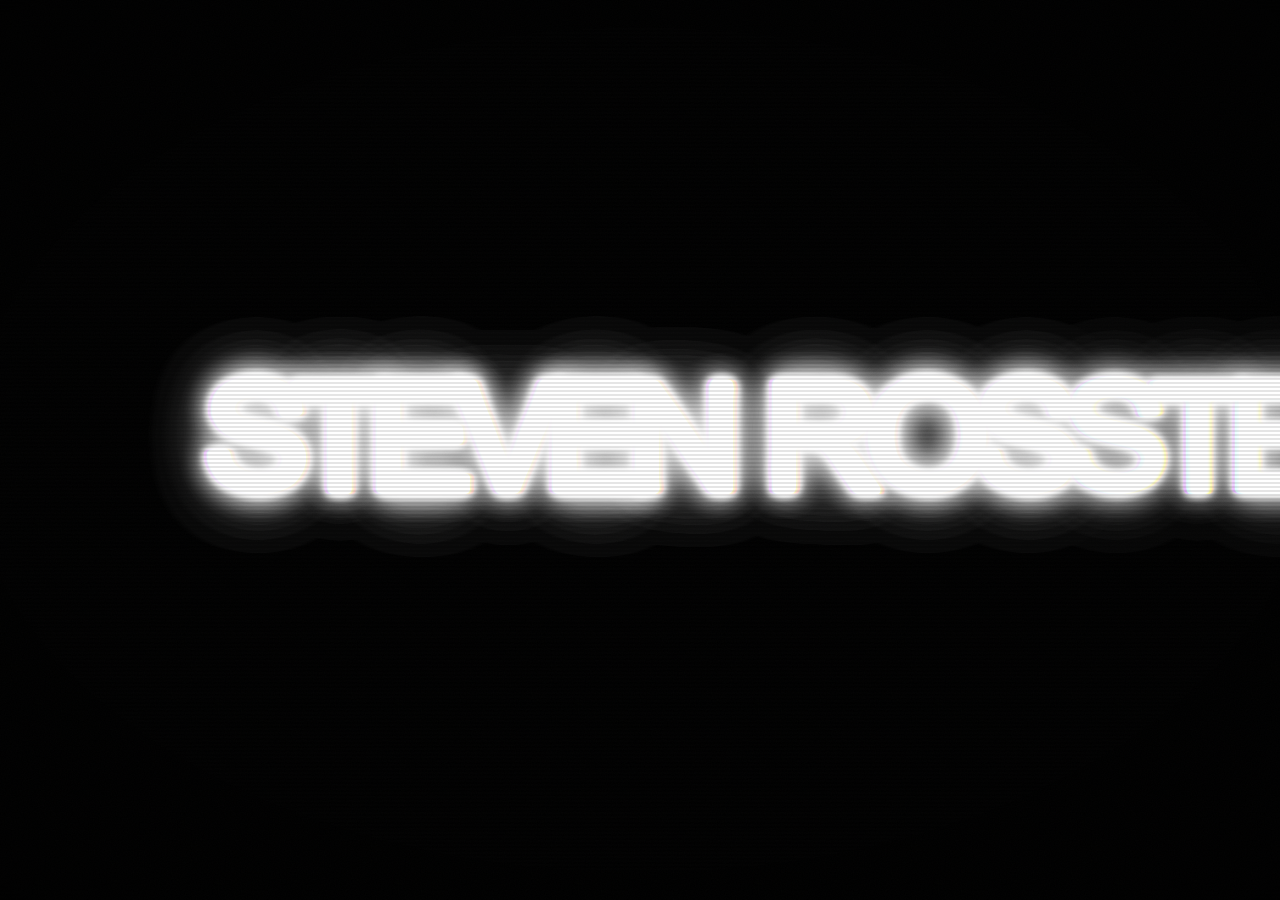
<file: text-test.html>
<!DOCTYPE html>
<html lang="en">
<head>
    <meta charset="UTF-8">
    <meta name="viewport" content="width=device-width, initial-scale=1.0">
    <title>Text Animation Test</title>
    <link href="https://fonts.googleapis.com/css2?family=Archivo+Black&display=swap" rel="stylesheet">
    <style>
        @font-face {
            font-family: 'Bootzy TM';
            src: url('fonts/BootzyTM.woff2') format('woff2'),
                 url('fonts/BootzyTM.woff') format('woff');
            font-weight: normal;
            font-style: normal;
            font-display: swap;
        }
    </style>
    <style>
        *, *::before, *::after { margin: 0; padding: 0; box-sizing: border-box; }

        html, body {
            width: 100%; height: 100%;
            overflow: hidden;
            background: #000;
            display: flex;
            align-items: center;
            justify-content: center;
        }

        .name {
            font-family: 'Bootzy TM', 'Archivo Black', sans-serif;
            font-size: clamp(60px, 14vw, 220px);
            color: #fff;
            text-transform: uppercase;
            white-space: nowrap;
            letter-spacing: -0.025em;
            line-height: 1;
            position: relative;
            display: block;
            opacity: 0;
            user-select: none;
            text-shadow:
                0 0 8px  rgba(255,255,255,0.9),
                0 0 30px rgba(255,255,255,0.4),
                0 0 70px rgba(255,255,255,0.15);
        }

        /* Scanlines */
        #scanlines {
            position: fixed; inset: 0;
            background: repeating-linear-gradient(
                180deg,
                transparent 0px, transparent 2px,
                rgba(0,0,0,0.10) 2px, rgba(0,0,0,0.10) 4px
            );
            pointer-events: none; z-index: 200;
            animation: scanRoll 10s linear infinite;
        }
        @keyframes scanRoll {
            from { background-position-y: 0px; }
            to   { background-position-y: 4px; }
        }

        #vignette {
            position: fixed; inset: 0;
            background: radial-gradient(ellipse 95% 85% at 50% 50%,
                transparent 55%, rgba(0,0,0,0.35) 85%, rgba(0,0,0,0.65) 100%);
            pointer-events: none; z-index: 201;
        }

        #flicker {
            position: fixed; inset: 0; pointer-events: none; z-index: 202;
            animation: flicker 0.12s infinite;
        }
        @keyframes flicker {
            0%,96% { opacity:1; } 97% { opacity:0.985; }
            98% { opacity:1; }   99% { opacity:0.978; } 100% { opacity:1; }
        }

        #sync-bar {
            position: fixed; left: 0; right: 0; height: 5px;
            background: linear-gradient(90deg,
                transparent 0%, rgba(255,255,255,0.65) 20%,
                rgba(180,220,255,0.85) 50%, rgba(255,255,255,0.65) 80%, transparent 100%);
            pointer-events: none; z-index: 210; opacity: 0; top: 50%;
            mix-blend-mode: screen;
        }

        #static-canvas { position: fixed; inset: 0; pointer-events: none; z-index: 300; opacity: 0; }

        #grain {
            position: fixed; inset: 0; z-index: 199; pointer-events: none;
            mix-blend-mode: screen; opacity: 0.025;
            background-image: url("data:image/svg+xml,%3Csvg xmlns='http://www.w3.org/2000/svg' width='180' height='180'%3E%3Cfilter id='g'%3E%3CfeTurbulence type='fractalNoise' baseFrequency='0.82' numOctaves='4' stitchTiles='stitch'/%3E%3C/filter%3E%3Crect width='180' height='180' filter='url(%23g)'/%3E%3C/svg%3E");
            background-size: 180px 180px;
        }

        #flash { position: fixed; inset: 0; background: #fff; pointer-events: none; z-index: 400; opacity: 0; }

        #hint {
            position: fixed; bottom: 32px; left: 50%; transform: translateX(-50%);
            font-family: 'Bootzy TM', 'Archivo Black', sans-serif;
            font-size: 0.65rem; letter-spacing: 0.18em; text-transform: uppercase;
            color: rgba(255,255,255,0.22); z-index: 500; opacity: 0;
            transition: opacity 0.6s; cursor: pointer; user-select: none;
        }
        #hint:hover { color: rgba(255,255,255,0.55); }
    </style>
</head>
<body>

    <span class="name" id="name">Steven Ros</span>

    <div id="scanlines"></div>
    <div id="vignette"></div>
    <div id="flicker"></div>
    <div id="sync-bar"></div>
    <canvas id="static-canvas"></canvas>
    <div id="grain"></div>
    <div id="flash"></div>
    <div id="hint" onclick="runIntro()">Click to replay</div>

<script>
const nameEl = document.getElementById('name');
const flash  = document.getElementById('flash');
const syncEl = document.getElementById('sync-bar');
const hint   = document.getElementById('hint');

/* Grain shimmer */
setInterval(() => {
    document.getElementById('grain').style.backgroundPosition =
        (Math.random()*180|0)+'px '+(Math.random()*180|0)+'px';
}, 60);

/* Static canvas */
const sc   = document.getElementById('static-canvas');
const sctx = sc.getContext('2d');
function resizeSC() { sc.width = innerWidth; sc.height = innerHeight; }
resizeSC();
window.addEventListener('resize', resizeSC);

function drawStatic(density) {
    const id = sctx.createImageData(sc.width, sc.height);
    for (let i = 0; i < id.data.length; i += 4) {
        const v = Math.random() < density ? (Math.random()*255|0) : 0;
        id.data[i]=v; id.data[i+1]=v; id.data[i+2]=v; id.data[i+3]=200;
    }
    sctx.putImageData(id, 0, 0);
}

/* ── Prismatic channels ── */
// Full spectrum: red → orange → yellow-green → cyan → blue → violet
const CHANNELS = [
    { color: '#FF1500', startX: -90, startY: -6  },
    { color: '#FF7700', startX: -58, startY:  3  },
    { color: '#AAFF00', startX: -24, startY: -2  },
    { color: '#00FFCC', startX:  24, startY:  2  },
    { color: '#0044FF', startX:  58, startY: -3  },
    { color: '#BB00FF', startX:  90, startY:  6  },
];

const MAX_BLUR = 10;
let clones = [];
let syncTimer = null, caTimer = null;

function buildClones() {
    // Remove any old clones
    clones.forEach(c => c.el.remove());
    clones = CHANNELS.map(ch => {
        const el = document.createElement('span');
        el.textContent = nameEl.textContent;
        el.style.cssText = [
            'position:absolute', 'top:0', 'left:0',
            'font-family:inherit', 'font-size:inherit',
            'font-weight:inherit', 'letter-spacing:inherit',
            'line-height:inherit', 'white-space:nowrap',
            'text-transform:inherit', 'pointer-events:none',
            'mix-blend-mode:screen',
            'will-change:transform,filter,opacity',
            `color:${ch.color}`,
        ].join(';');
        nameEl.appendChild(el);
        return { el, x: ch.startX, y: ch.startY, startX: ch.startX, vx: 0, vy: 0 };
    });
}

function applyClone(c) {
    const t     = Math.abs(c.x / c.startX);
    const blur  = t * MAX_BLUR;
    c.el.style.transform = `translate(${c.x.toFixed(2)}px,${c.y.toFixed(2)}px)`;
    c.el.style.filter    = blur > 0.05 ? `blur(${blur.toFixed(2)}px)` : 'none';
}

/* ── Ongoing glitch loops (after animation settles) ── */
function startGlitchLoops() {
    function syncLoop() {
        syncTimer = setTimeout(() => {
            syncEl.style.transition = 'none';
            syncEl.style.top     = (8 + Math.random() * 82) + 'vh';
            syncEl.style.opacity = '1';
            setTimeout(() => { syncEl.style.transition = 'opacity 0.12s'; syncEl.style.opacity = '0'; },
                50 + Math.random() * 90);
            syncLoop();
        }, 3000 + Math.random() * 9000);
    }
    syncLoop();
}

function stopLoops() {
    clearTimeout(syncTimer);
    clearTimeout(caTimer);
}

/* ── Main intro ── */
function runIntro() {
    stopLoops();
    hint.style.opacity   = '0';
    nameEl.style.opacity = '0';
    nameEl.style.transition = 'none';
    flash.style.transition  = 'none';
    flash.style.opacity     = '0';
    sc.style.transition     = 'none';
    sc.style.opacity        = '0';
    syncEl.style.opacity    = '0';

    buildClones();
    clones.forEach(applyClone);

    /* 280ms — power-on flash */
    setTimeout(() => {
        flash.style.transition = 'opacity 0.04s';
        flash.style.opacity = '1';
        setTimeout(() => {
            flash.style.transition = 'opacity 0.28s ease-out';
            flash.style.opacity = '0';
        }, 40);
    }, 280);

    /* 360ms — static burst */
    setTimeout(() => {
        sc.style.opacity = '1';
        let f = 0;
        const si = setInterval(() => {
            drawStatic(Math.max(0.08, 0.7 - f * 0.06));
            if (++f > 11) clearInterval(si);
        }, 38);
    }, 360);

    /* 680ms — text appears, channels scatter wide, static fades */
    setTimeout(() => {
        nameEl.style.transition = 'none';
        nameEl.style.opacity = '1';
        sc.style.transition  = 'opacity 0.3s';
        sc.style.opacity     = '0';

        /* spring all channels to centre */
        const k = 175, damp = 13;
        let last = null;

        requestAnimationFrame(function step(ts) {
            if (!last) { last = ts; requestAnimationFrame(step); return; }
            const dt = Math.min((ts - last) / 1000, 0.04);
            last = ts;

            let allDone = true;
            clones.forEach(c => {
                c.vx += (-k * c.x - damp * c.vx) * dt;
                c.x  += c.vx * dt;
                c.vy += (-k * c.y - damp * c.vy) * dt;
                c.y  += c.vy * dt;
                applyClone(c);
                if (Math.abs(c.x) > 0.15 || Math.abs(c.vx) > 0.4) allDone = false;
            });

            if (!allDone) {
                requestAnimationFrame(step);
            } else {
                clones.forEach(c => {
                    c.el.style.transition = 'opacity 0.45s ease';
                    c.el.style.opacity = '0';
                    setTimeout(() => c.el.remove(), 500);
                });
                startGlitchLoops();
                setTimeout(() => { hint.style.opacity = '1'; }, 1000);
            }
        });
    }, 680);
}

runIntro();
</script>
</body>
</html>
</file>
<file: desk/app.css>
/* Desk · tokens */
:root {
  --bg: #FAF8F4; --surface: #FFFEFB; --side: #F3F0EA;
  --ink: #1C1B19; --ink2: #56524B; --ink3: #7A746A;
  --line: #E6E1D8; --hover: #EDE9E1;
  --accent: #DE3F1A; --accentSoft: #FBE7E0; --onAccent: #FFFFFF;
  --hour: 52px;
  color-scheme: light;
}
:root[data-theme="dark"] {
  --bg: #171614; --surface: #1E1D1A; --side: #131210;
  --ink: #EDEAE3; --ink2: #B5AFA4; --ink3: #8F897E;
  --line: #2F2D29; --hover: #282622;
  --accent: #F0643F; --accentSoft: #3A221A; --onAccent: #171614;
  color-scheme: dark;
}
:root[data-accent="Cobalt"] { --accent: #2449D8; --accentSoft: #E3E9FC; --onAccent: #FFFFFF; }
:root[data-accent="Cobalt"][data-theme="dark"] { --accent: #7890FF; --accentSoft: #1D2340; --onAccent: #171614; }
:root[data-accent="Ink"] { --accent: #1C1B19; --accentSoft: #ECE8E0; --onAccent: #FAF8F4; }
:root[data-accent="Ink"][data-theme="dark"] { --accent: #EDEAE3; --accentSoft: #2B2925; --onAccent: #171614; }

* { box-sizing: border-box; }
html, body { height: 100%; margin: 0; }
body {
  background: var(--bg); color: var(--ink);
  font-family: 'Geist', system-ui, -apple-system, 'Segoe UI', Arial, sans-serif;
  font-size: 14px; line-height: 1.4;
  -webkit-font-smoothing: antialiased; -webkit-tap-highlight-color: transparent;
}
button, input, select, textarea { font: inherit; color: inherit; }
button { cursor: pointer; }
input::placeholder, textarea::placeholder { color: var(--ink3); }
h1, h2, p { margin: 0; }
.num { font-variant-numeric: tabular-nums; }
.mono { font-family: 'Geist Mono', ui-monospace, Menlo, monospace; }
.muted { color: var(--ink3); }
.ink2 { color: var(--ink2); }
.nowrap { white-space: nowrap; }
.ellip { overflow: hidden; text-overflow: ellipsis; white-space: nowrap; min-width: 0; }
@media (min-width: 761px) { .only-mobile { display: none !important; } }

/* Shell */
.app { display: flex; height: 100vh; height: 100dvh; }
.side {
  width: 248px; flex-shrink: 0; white-space: nowrap; background: var(--side);
  border-right: 1px solid var(--line); display: flex; flex-direction: column;
  padding: 18px 12px 14px; gap: 18px; overflow-y: auto;
}
.brand { display: flex; align-items: center; gap: 10px; padding: 2px 8px; }
.brand .mark { width: 24px; height: 24px; border-radius: 6px; background: var(--ink); color: var(--bg); display: flex; align-items: center; justify-content: center; font-weight: 600; font-size: 14px; }
.brand .name { font-weight: 600; font-size: 16px; letter-spacing: -0.01em; }
.brand .who { margin-left: auto; font-size: 12px; color: var(--ink3); }
.side-actions { display: flex; flex-direction: column; gap: 6px; }
.capbtn { display: flex; align-items: center; gap: 10px; height: 34px; padding: 0 10px; border-radius: 8px; border: 0; background: var(--accent); color: var(--onAccent); font-size: 14px; font-weight: 500; text-align: left; }
.searchbtn { display: flex; align-items: center; gap: 10px; height: 34px; padding: 0 10px; border-radius: 8px; border: 1px solid var(--line); background: var(--surface); color: var(--ink3); font-size: 14px; text-align: left; }
.kbd { margin-left: auto; font-family: 'Geist Mono', monospace; font-size: 11px; opacity: 0.85; }
.navlist { display: flex; flex-direction: column; gap: 2px; }
.nav { display: flex; align-items: center; gap: 10px; height: 32px; padding: 0 10px; border-radius: 8px; border: 0; background: transparent; color: var(--ink2); font-size: 14px; text-align: left; width: 100%; }
.nav:hover { background: var(--hover); }
.nav.on { background: var(--hover); color: var(--ink); font-weight: 500; }
.nav .count { margin-left: auto; font-size: 12px; color: var(--ink3); font-weight: 400; }
.nav.area { height: 28px; font-size: 13px; }
.nav svg { flex-shrink: 0; }
.side-label { font-size: 12px; color: var(--ink3); padding: 0 10px 6px; }
.side-foot { margin-top: auto; display: flex; flex-direction: column; gap: 2px; border-top: 1px solid var(--line); padding-top: 10px; }
.sq { width: 8px; height: 8px; border-radius: 2px; background: var(--c); flex-shrink: 0; display: inline-block; }
.dot { width: 6px; height: 6px; border-radius: 2px; background: var(--c); flex-shrink: 0; display: inline-block; }

.main { flex: 1; min-width: 0; overflow: auto; position: relative; display: flex; flex-direction: column; }
.page { width: 100%; max-width: 1080px; margin: 0 auto; padding: 44px 56px 48px; display: flex; flex-direction: column; gap: 24px; }
.page.narrow { max-width: 760px; gap: 28px; }
.phead { display: flex; align-items: flex-end; justify-content: space-between; gap: 24px; }
.phead .titles { display: flex; flex-direction: column; gap: 6px; min-width: 0; }
.eyebrow { font-size: 13px; color: var(--ink3); white-space: nowrap; }
h1 { font-size: 30px; font-weight: 600; letter-spacing: -0.025em; white-space: nowrap; line-height: 1.2; }
.phead .aside { font-size: 13px; color: var(--ink2); text-align: right; line-height: 1.5; white-space: nowrap; }
.phead .tools { display: flex; align-items: center; gap: 8px; flex-wrap: wrap; justify-content: flex-end; }

/* Controls */
.btn { height: 32px; padding: 0 12px; border-radius: 7px; border: 1px solid var(--line); background: var(--surface); color: var(--ink); font-size: 13px; font-weight: 500; white-space: nowrap; display: inline-flex; align-items: center; justify-content: center; gap: 8px; }
.btn.ink { background: var(--ink); color: var(--bg); border-color: transparent; }
.btn.accent { background: var(--accent); color: var(--onAccent); border-color: transparent; }
.btn.ghost { background: transparent; border-color: transparent; color: var(--ink3); font-weight: 400; }
.btn.ghost:hover { background: var(--hover); }
.btn.sm { height: 28px; padding: 0 10px; font-size: 12px; border-radius: 6px; }
.btn.xs { height: 26px; padding: 0 9px; font-size: 12px; border-radius: 6px; font-weight: 400; background: transparent; color: var(--ink2); }
.btn.sq32 { width: 32px; padding: 0; }
.btn.danger { color: var(--accent); }
.btn:disabled { cursor: default; color: var(--ink3); }
.btn .kh { font-family: 'Geist Mono', monospace; font-size: 11px; opacity: 0.7; }
.link { font-size: 13px; color: var(--ink3); white-space: nowrap; background: none; border: 0; padding: 0; }
.link:hover { color: var(--ink); }
.seg { display: flex; padding: 2px; gap: 2px; border: 1px solid var(--line); border-radius: 7px; background: var(--bg); flex-shrink: 0; }
.seg button { height: 28px; padding: 0 12px; border: 0; border-radius: 5px; font-size: 13px; font-weight: 500; background: transparent; color: var(--ink2); white-space: nowrap; }
.seg button.on { background: var(--ink); color: var(--bg); }
.seg.soft { background: var(--surface); border-radius: 8px; }
.seg.soft button { border-radius: 6px; color: var(--ink3); }
.seg.soft button.on { background: var(--hover); color: var(--ink); }
.sel { height: 32px; border: 1px solid var(--line); border-radius: 7px; background: var(--bg); color: var(--ink2); font-size: 13px; padding: 0 8px; }
.chips { display: flex; flex-wrap: wrap; gap: 6px; }
.chip { height: 30px; padding: 0 12px; border-radius: 7px; border: 1px solid var(--line); background: transparent; color: var(--ink2); font-size: 13px; display: inline-flex; align-items: center; gap: 6px; white-space: nowrap; }
.chip.on { background: var(--ink); color: var(--bg); border-color: var(--ink); }
.chip.pick { height: 34px; color: var(--ink); }
.chip.pick.on { background: var(--tb); color: var(--ink); border-color: var(--ink); }
.chip .sq { width: 7px; height: 7px; }

/* Cards */
.card { background: var(--surface); border: 1px solid var(--line); border-radius: 8px; min-width: 0; }
.card-h { display: flex; align-items: center; justify-content: space-between; gap: 12px; padding: 14px 18px; border-bottom: 1px solid var(--line); }
.card-h.flat { border-bottom: 0; }
.card-h .t { font-size: 14px; font-weight: 600; white-space: nowrap; }
.card-h .meta { font-size: 13px; color: var(--ink3); white-space: nowrap; }
.card-h .lead { display: flex; align-items: baseline; gap: 10px; min-width: 0; }
.rows > * + * { border-top: 1px solid var(--line); }
.empty { padding: 28px 18px; font-size: 14px; color: var(--ink3); text-align: center; }
.empty .btn { margin-top: 12px; }
.card-f { padding: 12px 18px 16px; border-top: 1px solid var(--line); font-size: 12px; color: var(--ink3); }

.tag { display: inline-flex; align-items: center; gap: 6px; height: 22px; padding: 0 8px; border-radius: 5px; background: var(--tb); font-size: 12px; color: var(--ink); white-space: nowrap; }
.tag .dot { background: var(--c); }

.grid2 { display: grid; grid-template-columns: minmax(0, 1.45fr) minmax(0, 1fr); gap: 20px; align-items: start; }
.grid2.g15 { grid-template-columns: minmax(0, 1.5fr) minmax(0, 1fr); }
.col { display: flex; flex-direction: column; gap: 20px; min-width: 0; }

/* Today */
.welcome { padding: 20px 22px; display: flex; flex-direction: column; gap: 12px; }
.welcome h2 { font-size: 18px; font-weight: 600; letter-spacing: -0.015em; }
.welcome p { color: var(--ink2); line-height: 1.55; max-width: 640px; }
.welcome .acts { display: flex; gap: 8px; flex-wrap: wrap; align-items: center; }
.welcome .input { max-width: 220px; }
.capwrap { display: flex; flex-direction: column; gap: 8px; }
.capbar { display: flex; align-items: center; gap: 8px; height: 48px; padding: 0 6px 0 14px; background: var(--surface); border: 1px solid var(--line); border-radius: 8px; }
.capbar:focus-within { border-color: var(--ink3); }
.capbar input { flex: 1; min-width: 0; border: 0; outline: 0; background: transparent; font-size: 15px; color: var(--ink); }
.caphint { display: flex; justify-content: space-between; gap: 12px; font-size: 12px; color: var(--ink3); padding: 0 2px; min-height: 16px; }
.caphint .msg { color: var(--ink2); display: flex; gap: 10px; align-items: center; }
.k { font-family: 'Geist Mono', monospace; border: 1px solid var(--line); border-radius: 4px; padding: 1px 5px; background: var(--surface); }
.capfake { display: flex; align-items: center; gap: 10px; height: 46px; padding: 0 6px 0 14px; border: 1px solid var(--line); border-radius: 8px; background: var(--surface); width: 100%; text-align: left; }
.capfake .ph { flex: 1; font-size: 15px; color: var(--ink3); }
.capfake .pill { height: 34px; padding: 0 12px; border-radius: 6px; background: var(--accent); color: var(--onAccent); font-size: 13px; font-weight: 500; display: flex; align-items: center; }

.ev { display: grid; grid-template-columns: 92px minmax(0, 1fr) auto; gap: 16px; padding: 14px 18px; align-items: start; cursor: pointer; }
.ev:hover { background: var(--hover); }
.ev .when { display: flex; flex-direction: column; gap: 2px; }
.ev .when b { font-size: 14px; font-weight: 500; }
.ev .when span { font-size: 12px; color: var(--ink3); }
.ev .what { display: flex; flex-direction: column; gap: 4px; border-left: 2px solid var(--c); padding-left: 12px; min-width: 0; }
.ev .what b { font-size: 14px; font-weight: 500; }
.ev .what span { font-size: 13px; color: var(--ink2); }
.ev .right { display: flex; flex-direction: column; align-items: flex-end; gap: 6px; }
.ev .rel { font-size: 12px; color: var(--ink3); white-space: nowrap; }
.ev .rel.soon { color: var(--accent); }

.todo { display: grid; grid-template-columns: 20px minmax(0, 1fr) auto auto; gap: 12px; align-items: center; padding: 11px 18px; }
.todo .title { font-size: 14px; overflow: hidden; text-overflow: ellipsis; white-space: nowrap; cursor: pointer; background: none; border: 0; padding: 0; text-align: left; min-width: 0; }
.todo.done .title { color: var(--ink3); text-decoration: line-through; }
.check { width: 18px; height: 18px; border-radius: 5px; border: 1.5px solid var(--ink3); background: transparent; padding: 0; display: flex; align-items: center; justify-content: center; color: var(--onAccent); flex-shrink: 0; }
.check svg { opacity: 0; }
.check.on { border-color: var(--accent); background: var(--accent); }
.check.on svg { opacity: 1; }
.due { font-size: 12px; color: var(--ink3); min-width: 86px; white-space: nowrap; text-align: right; }
.due.late { color: var(--accent); }
.more { padding: 10px 18px; font-size: 13px; color: var(--ink3); background: none; border: 0; border-top: 1px solid var(--line); width: 100%; text-align: left; }

.mcounts { display: grid; grid-template-columns: repeat(4, minmax(0, 1fr)); border-bottom: 1px solid var(--line); }
.mcounts > div { display: flex; flex-direction: column; gap: 4px; padding: 14px 18px; min-width: 0; }
.mcounts > div + div { border-left: 1px solid var(--line); }
.mcounts b { font-size: 22px; font-weight: 500; letter-spacing: -0.02em; }
.mcounts span { display: flex; align-items: center; gap: 6px; font-size: 12px; color: var(--ink2); }
.mrow { display: flex; flex-direction: column; gap: 5px; padding: 14px 18px; cursor: pointer; background: transparent; border: 0; width: 100%; text-align: left; }
.mrow:hover { background: var(--hover); }
.mrow .top { display: flex; align-items: center; gap: 8px; font-size: 12px; color: var(--ink3); white-space: nowrap; min-width: 0; }
.mrow .top .from { color: var(--ink2); overflow: hidden; text-overflow: ellipsis; }
.mrow .top .age { margin-left: auto; }
.mrow .subj { font-size: 14px; font-weight: 500; line-height: 1.35; }
.mrow .snip { font-size: 13px; color: var(--ink2); overflow: hidden; text-overflow: ellipsis; white-space: nowrap; }
.mrow.on { background: var(--hover); box-shadow: inset 3px 0 0 var(--accent); }
.pill { height: 18px; padding: 0 6px; border-radius: 4px; background: var(--accentSoft); color: var(--accent); font-size: 11px; font-weight: 500; display: inline-flex; align-items: center; }

.strip { display: grid; grid-template-columns: repeat(3, minmax(0, 1fr)) auto; }
.cell { display: flex; flex-direction: column; gap: 4px; padding: 16px 18px; min-width: 0; }
.cell + .cell { border-left: 1px solid var(--line); }
.cell .l { font-size: 12px; color: var(--ink3); white-space: nowrap; }
.cell .v { font-size: 20px; font-weight: 500; letter-spacing: -0.02em; font-variant-numeric: tabular-nums; white-space: nowrap; }
.cell .s { font-size: 12px; color: var(--ink2); white-space: nowrap; font-variant-numeric: tabular-nums; overflow: hidden; text-overflow: ellipsis; }
.strip .go { display: flex; align-items: center; padding: 0 18px; border: 0; border-left: 1px solid var(--line); background: none; font-size: 13px; color: var(--ink3); white-space: nowrap; }
.tiles { display: grid; grid-template-columns: 1fr 1fr; gap: 8px; }
.tile { display: flex; flex-direction: column; gap: 2px; padding: 12px; border: 1px solid var(--line); border-radius: 8px; background: var(--surface); text-align: left; min-width: 0; }
.tile .l { font-size: 12px; color: var(--ink3); }
.tile .v { font-size: 18px; font-weight: 500; font-variant-numeric: tabular-nums; }
.tile .s { font-size: 12px; color: var(--ink2); white-space: nowrap; overflow: hidden; text-overflow: ellipsis; font-variant-numeric: tabular-nums; }

/* Ideas */
.idea { display: flex; flex-direction: column; gap: 10px; padding: 14px 18px; }
.idea .text { font-size: 14px; line-height: 1.45; cursor: pointer; background: none; border: 0; padding: 0; text-align: left; }
.idea .meta { display: flex; align-items: center; gap: 8px; flex-wrap: wrap; }
.idea .meta .acts { margin-left: auto; display: flex; gap: 6px; }

/* Calendar */
.calpage { flex: 1; min-height: 0; box-sizing: border-box; padding: 36px 40px 32px; display: flex; flex-direction: column; gap: 20px; }
.calcard { flex: 1; min-height: 0; display: flex; flex-direction: column; overflow: hidden; }
.calhead, .calallday, .calgrid { display: grid; grid-template-columns: 56px repeat(var(--n), minmax(0, 1fr)); }
.calhead { border-bottom: 1px solid var(--line); }
.calhead .d { display: flex; align-items: center; gap: 8px; padding: 10px 12px; border-left: 1px solid var(--line); min-width: 0; }
.calhead .dow { font-size: 12px; color: var(--ink3); }
.calhead .n { width: 28px; height: 28px; border-radius: 6px; display: flex; align-items: center; justify-content: center; font-size: 15px; font-weight: 500; font-variant-numeric: tabular-nums; }
.calhead .d.today .n { background: var(--accent); color: var(--onAccent); }
.calallday { border-bottom: 1px solid var(--line); }
.calallday .gut { font-size: 11px; color: var(--ink3); text-align: right; padding: 6px 10px 0 0; }
.calallday .d { border-left: 1px solid var(--line); padding: 4px; display: flex; flex-direction: column; gap: 3px; min-width: 0; }
.adev { font-size: 12px; font-weight: 500; padding: 3px 7px; border-radius: 5px; background: var(--tb); border: 0; text-align: left; color: var(--ink); overflow: hidden; text-overflow: ellipsis; white-space: nowrap; }
.calscroll { flex: 1; min-height: 0; overflow: auto; padding-top: 10px; }
.calgrid { height: calc(var(--hour) * 24); }
.calgrid .gut { position: relative; }
.calgrid .gut span { position: absolute; right: 10px; transform: translateY(-50%); font-size: 11px; color: var(--ink3); font-variant-numeric: tabular-nums; white-space: nowrap; }
.calgrid .day { position: relative; border-left: 1px solid var(--line); background-image: repeating-linear-gradient(to bottom, var(--line) 0 1px, transparent 1px var(--hour)); cursor: copy; }
.calgrid .day.today { background-color: color-mix(in oklch, var(--accent) 5%, transparent); }
.cev { position: absolute; box-sizing: border-box; overflow: hidden; border-radius: 6px; background: var(--surface); box-shadow: inset 0 0 0 100px var(--tb); border: 0; border-left: 3px solid var(--c); padding: 5px 8px; display: flex; flex-direction: column; gap: 2px; text-align: left; cursor: pointer; }
.cev b { font-size: 12px; font-weight: 500; line-height: 1.3; overflow: hidden; text-overflow: ellipsis; white-space: nowrap; }
.cev span { font-size: 11px; color: var(--ink2); white-space: nowrap; font-variant-numeric: tabular-nums; }
.nowline { position: absolute; left: 0; right: 0; height: 2px; background: var(--accent); z-index: 2; pointer-events: none; }
.nowline::before { content: ''; position: absolute; left: -4px; top: -3px; width: 8px; height: 8px; border-radius: 50%; background: var(--accent); }

/* Mail */
.mailpage { flex: 1; min-height: 0; display: grid; grid-template-columns: 210px 380px minmax(0, 1fr); }
.mailside { border-right: 1px solid var(--line); padding: 36px 12px 20px; display: flex; flex-direction: column; gap: 2px; overflow: auto; }
.mailside .titles { display: flex; flex-direction: column; gap: 6px; padding: 0 10px 16px; }
.mailside .foot { margin-top: auto; padding: 16px 10px 0; font-size: 12px; color: var(--ink3); line-height: 1.5; }
.maillist { border-right: 1px solid var(--line); overflow: auto; }
.maillist .mrow { border-bottom: 1px solid var(--line); }
.reader { overflow: auto; }
.reader .in { max-width: 720px; padding: 32px 40px 40px; display: flex; flex-direction: column; gap: 20px; }
.reader .bar { display: flex; align-items: center; gap: 8px; flex-wrap: wrap; }
.reader h2 { font-size: 22px; font-weight: 600; letter-spacing: -0.02em; line-height: 1.3; }
.reader .who { display: flex; align-items: center; gap: 10px; }
.avatar { width: 32px; height: 32px; border-radius: 50%; background: var(--tb); display: flex; align-items: center; justify-content: center; font-size: 13px; font-weight: 600; flex-shrink: 0; }
.reader .body p { font-size: 15px; line-height: 1.6; }
.reader .body { display: flex; flex-direction: column; gap: 12px; }
.draft textarea { border: 0; outline: 0; resize: vertical; background: transparent; padding: 14px 18px; font-size: 14px; line-height: 1.55; color: var(--ink); width: 100%; min-height: 110px; display: block; }
.draft .acts { display: flex; gap: 8px; padding: 12px 18px; border-top: 1px solid var(--line); flex-wrap: wrap; }
.nodraft { display: flex; align-items: center; justify-content: space-between; gap: 12px; padding: 14px 18px; border: 1px dashed var(--line); border-radius: 8px; color: var(--ink3); }

/* Money */
.summary .cells { display: grid; grid-template-columns: repeat(3, minmax(0, 1fr)); }
.bars { display: flex; flex-direction: column; gap: 10px; padding: 16px 18px 18px; border-top: 1px solid var(--line); }
.bar { display: grid; grid-template-columns: 40px minmax(0, 1fr) 200px; gap: 14px; align-items: center; }
.bar .l { font-size: 12px; color: var(--ink3); }
.bar .r { font-size: 12px; color: var(--ink2); white-space: nowrap; text-align: right; font-variant-numeric: tabular-nums; }
.track { height: 10px; border-radius: 3px; background: var(--hover); display: flex; overflow: hidden; }
.track .a { background: var(--ink); }
.track .b { background: color-mix(in oklch, var(--ink) 22%, transparent); }
.track.out .a { background: var(--accent); }
.track.out .b { background: color-mix(in oklch, var(--accent) 28%, transparent); }
.lrow { display: grid; grid-template-columns: 48px minmax(0, 1fr) auto; gap: 12px; align-items: center; padding: 11px 18px; cursor: pointer; width: 100%; border: 0; background: transparent; text-align: left; }
.lrow:hover { background: var(--hover); }
.lrow.fut { opacity: 0.72; }
.lrow .date { font-size: 12px; color: var(--ink3); white-space: nowrap; }
.lrow .nm { display: flex; flex-direction: column; gap: 3px; min-width: 0; }
.lrow .nm b { font-size: 14px; font-weight: 500; overflow: hidden; text-overflow: ellipsis; white-space: nowrap; }
.lrow .nm span { display: flex; align-items: center; gap: 6px; font-size: 12px; color: var(--ink3); white-space: nowrap; overflow: hidden; }
.lrow .amt { font-size: 14px; font-weight: 500; white-space: nowrap; }
.lrow .amt.out { color: var(--ink2); }
.lhead { display: flex; align-items: center; justify-content: space-between; gap: 12px; padding: 14px 18px; }
.lhead.sub { border-top: 1px solid var(--line); background: var(--bg); }
.lhead + .lrow { border-top: 1px solid var(--line); }
.lrow + .lrow { border-top: 1px solid var(--line); }
.subrow { display: grid; grid-template-columns: minmax(0, 1fr) auto auto; gap: 12px; align-items: center; padding: 10px 18px; }
.subrow.bill { grid-template-columns: minmax(0, 1fr) auto; }
.subrow .nm { display: flex; flex-direction: column; gap: 2px; min-width: 0; background: none; border: 0; padding: 0; text-align: left; }
.subrow .nm b { font-size: 14px; font-weight: 400; overflow: hidden; text-overflow: ellipsis; white-space: nowrap; }
.subrow .nm span { font-size: 12px; color: var(--ink3); white-space: nowrap; }
.subrow .amt { font-size: 13px; font-weight: 500; white-space: nowrap; }
.subhead { display: flex; flex-direction: column; gap: 2px; padding: 14px 18px; border-bottom: 1px solid var(--line); }
.subhead .r1 { display: flex; align-items: baseline; justify-content: space-between; gap: 12px; }
.per { color: var(--ink3); font-weight: 400; }

/* Settings */
.sect { display: flex; flex-direction: column; gap: 10px; }
.sect > .t { font-size: 14px; font-weight: 600; }
.sect > .d { font-size: 13px; color: var(--ink3); line-height: 1.5; margin-top: -4px; }
.srow { display: flex; align-items: center; gap: 12px; padding: 12px 18px; flex-wrap: wrap; }
.srow .grow { flex: 1; min-width: 160px; display: flex; flex-direction: column; gap: 2px; }
.srow .grow span { font-size: 12px; color: var(--ink3); }
.swatch { width: 22px; height: 22px; border: 1px solid var(--line); border-radius: 5px; padding: 0; background: none; cursor: pointer; }
.swatch::-webkit-color-swatch-wrapper { padding: 2px; }
.swatch::-webkit-color-swatch { border: 0; border-radius: 3px; }

/* Forms / modals */
.input { height: 34px; border: 1px solid var(--line); border-radius: 8px; background: var(--bg); padding: 0 10px; font-size: 14px; outline: 0; width: 100%; min-width: 0; color: var(--ink); }
.input:focus { border-color: var(--ink3); }
textarea.input { height: auto; padding: 8px 10px; resize: vertical; line-height: 1.5; }
select.input { padding: 0 8px; }
.field { display: flex; flex-direction: column; gap: 6px; min-width: 0; }
.field > span { font-size: 12px; color: var(--ink3); }
.frow { display: grid; grid-template-columns: 1fr 1fr; gap: 10px; }
.frow.three { grid-template-columns: 1.3fr 1fr 1fr; }
.checkline { display: flex; align-items: center; gap: 8px; font-size: 13px; color: var(--ink2); }
.scrim { position: fixed; inset: 0; background: rgba(20, 18, 16, 0.32); display: flex; align-items: flex-start; justify-content: center; padding: 10vh 16px 16px; z-index: 50; overflow: auto; }
.sheet { width: 100%; max-width: 480px; background: var(--surface); border: 1px solid var(--line); border-radius: 10px; box-shadow: 0 24px 60px rgba(0, 0, 0, 0.18); padding: 16px 20px 20px; display: flex; flex-direction: column; gap: 16px; }
.sheet.wide { max-width: 560px; }
.sheet .grab { display: none; width: 36px; height: 4px; border-radius: 2px; background: var(--line); align-self: center; }
.sheet .sh { display: flex; align-items: center; justify-content: space-between; gap: 12px; }
.sheet .sh b { font-size: 15px; font-weight: 600; }
.sheet .foot { display: flex; gap: 8px; align-items: center; }
.sheet .foot .right { margin-left: auto; display: flex; gap: 8px; }
.captext { min-height: 72px; font-size: 18px; line-height: 1.4; letter-spacing: -0.01em; border: 0; outline: 0; background: transparent; resize: none; padding: 0; width: 100%; color: var(--ink); }
.seg.full { display: grid; grid-template-columns: 1fr 1fr; padding: 3px; gap: 3px; border-radius: 8px; }
.seg.full button { height: 38px; border-radius: 6px; font-size: 14px; }
.big { height: 50px; font-size: 15px; border-radius: 8px; width: 100%; }

.search .results { display: flex; flex-direction: column; max-height: 55vh; overflow: auto; margin: 0 -20px -20px; border-top: 1px solid var(--line); }
.search .res { display: flex; align-items: center; gap: 10px; padding: 10px 20px; background: none; border: 0; text-align: left; width: 100%; }
.search .res:hover, .search .res.on { background: var(--hover); }
.search .res .kind { font-size: 12px; color: var(--ink3); width: 64px; flex-shrink: 0; }
.search .res .txt { flex: 1; min-width: 0; overflow: hidden; text-overflow: ellipsis; white-space: nowrap; }

.toast { position: fixed; left: calc(50% + 124px); bottom: 24px; transform: translateX(-50%); background: var(--ink); color: var(--bg); font-size: 13px; padding: 10px 14px; border-radius: 8px; z-index: 60; white-space: nowrap; display: flex; gap: 14px; align-items: center; max-width: calc(100vw - 32px); }
.toast button, .caphint button { background: none; border: 0; padding: 0; color: inherit; font-weight: 600; text-decoration: underline; text-underline-offset: 2px; }

/* Mobile tab bar */
.tabbar { display: none; }
.mtop { display: none; }

@media (max-width: 1100px) {
  .page { padding: 36px 32px 40px; }
  .mailpage { grid-template-columns: 180px 320px minmax(0, 1fr); }
  .reader .in { padding: 28px 28px 36px; }
}
@media (max-width: 960px) {
  .grid2, .grid2.g15 { grid-template-columns: minmax(0, 1fr); }
  .side { width: 210px; }
  .toast { left: 50%; }
  .phead .aside { display: none; }
}

@media (max-width: 760px) {
  .only-desktop { display: none !important; }
  .side { display: none; }
  .app { flex-direction: column; }
  .main { flex: 1; }
  .page, .page.narrow { padding: 8px 20px 24px; gap: 16px; }
  h1 { font-size: 26px; white-space: normal; }
  .phead { align-items: flex-start; flex-direction: column; gap: 12px; }
  .phead .tools { justify-content: flex-start; }
  .mtop { display: flex; justify-content: flex-end; gap: 4px; padding: 10px 12px 0; padding-top: calc(10px + env(safe-area-inset-top)); }
  .mtop .btn { width: 36px; height: 36px; padding: 0; color: var(--ink2); }
  .tabbar {
    display: grid; grid-template-columns: repeat(5, 1fr); flex-shrink: 0;
    border-top: 1px solid var(--line); background: var(--surface);
    padding: 8px 8px calc(8px + env(safe-area-inset-bottom));
  }
  .tabbar button { display: flex; flex-direction: column; align-items: center; gap: 3px; color: var(--ink3); font-size: 11px; background: none; border: 0; padding: 2px 0; white-space: nowrap; }
  .tabbar button.on { color: var(--ink); font-weight: 500; }
  .tabbar svg { width: 20px; height: 20px; }
  .toast { left: 50%; bottom: calc(86px + env(safe-area-inset-bottom)); }

  .ev { grid-template-columns: 52px minmax(0, 1fr); gap: 12px; padding: 10px 14px; }
  .ev .right { display: none; }
  .ev .what span.where { display: none; }
  .todo { grid-template-columns: 20px minmax(0, 1fr) auto; padding: 0 14px; min-height: 46px; }
  .todo .tag { display: none; }
  .todo .due { min-width: 0; }
  .check { width: 20px; height: 20px; }
  .mcounts { grid-template-columns: repeat(2, minmax(0, 1fr)); }
  .mcounts > div:nth-child(3) { border-left: 0; }
  .mcounts > div:nth-child(n + 3) { border-top: 1px solid var(--line); }
  .strip { grid-template-columns: minmax(0, 1fr) minmax(0, 1fr); }
  .strip .cell:nth-child(3) { border-left: 0; border-top: 1px solid var(--line); }
  .strip .go { border-top: 1px solid var(--line); justify-content: flex-start; padding: 16px 18px; }
  .card-h, .lhead, .lrow, .subrow, .mrow, .idea, .srow { padding-left: 14px; padding-right: 14px; }
  .card-h .meta.hide-m { display: none; }

  .calpage { padding: 8px 12px 12px; gap: 12px; }
  .calpage .phead { padding: 0 8px; }
  .calhead, .calallday, .calgrid { grid-template-columns: 44px repeat(var(--n), minmax(0, 1fr)); }

  .mailpage { display: flex; flex-direction: column; flex: 1 0 auto; min-height: auto; }
  .mailside { border-right: 0; padding: 8px 20px 12px; overflow: visible; }
  .mailside .titles { padding: 0 0 12px; }
  .mailside .filters { display: flex; gap: 6px; overflow-x: auto; margin: 0 -20px; padding: 0 20px; scrollbar-width: none; }
  .mailside .filters .nav { width: auto; flex-shrink: 0; border: 1px solid var(--line); height: 32px; }
  .mailside .filters .nav .count { margin-left: 4px; }
  .mailside .foot { display: none; }
  .maillist { border-right: 0; border-top: 1px solid var(--line); overflow: visible; }
  .mailpage.reading .mailside, .mailpage.reading .maillist { display: none; }
  .mailpage:not(.reading) .reader { display: none; }
  .reader .in { padding: 8px 20px 28px; }

  .summary .cells { grid-template-columns: 1fr; }
  .summary .cells .cell + .cell { border-left: 0; border-top: 1px solid var(--line); }
  .bar { grid-template-columns: 32px minmax(0, 1fr); }
  .bar .r { grid-column: 2; text-align: left; margin-top: -4px; }

  .scrim { align-items: flex-end; padding: 0; }
  .sheet, .sheet.wide { max-width: none; border-radius: 16px 16px 0 0; border-bottom: 0; padding: 10px 20px calc(24px + env(safe-area-inset-bottom)); max-height: 92vh; overflow: auto; }
  .sheet .grab { display: block; }
  .search { min-height: 70vh; }
}
</file>
